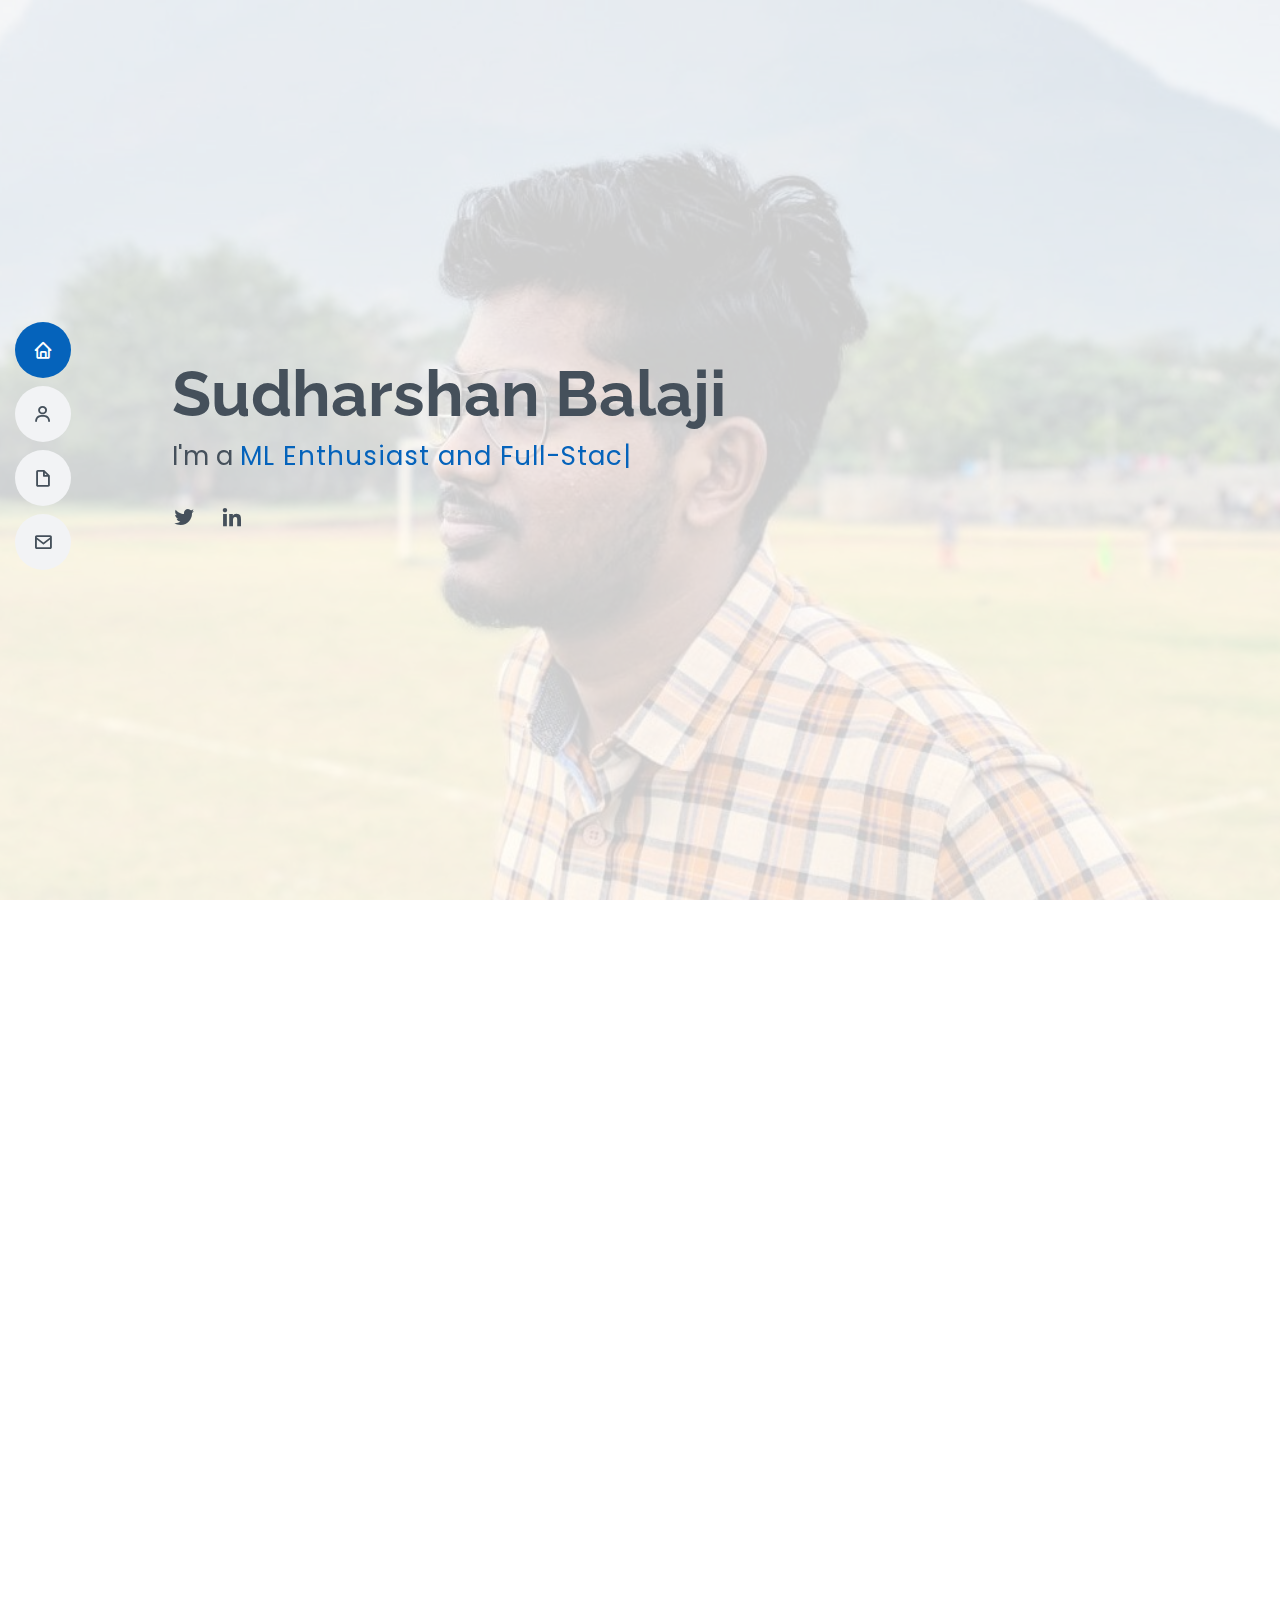
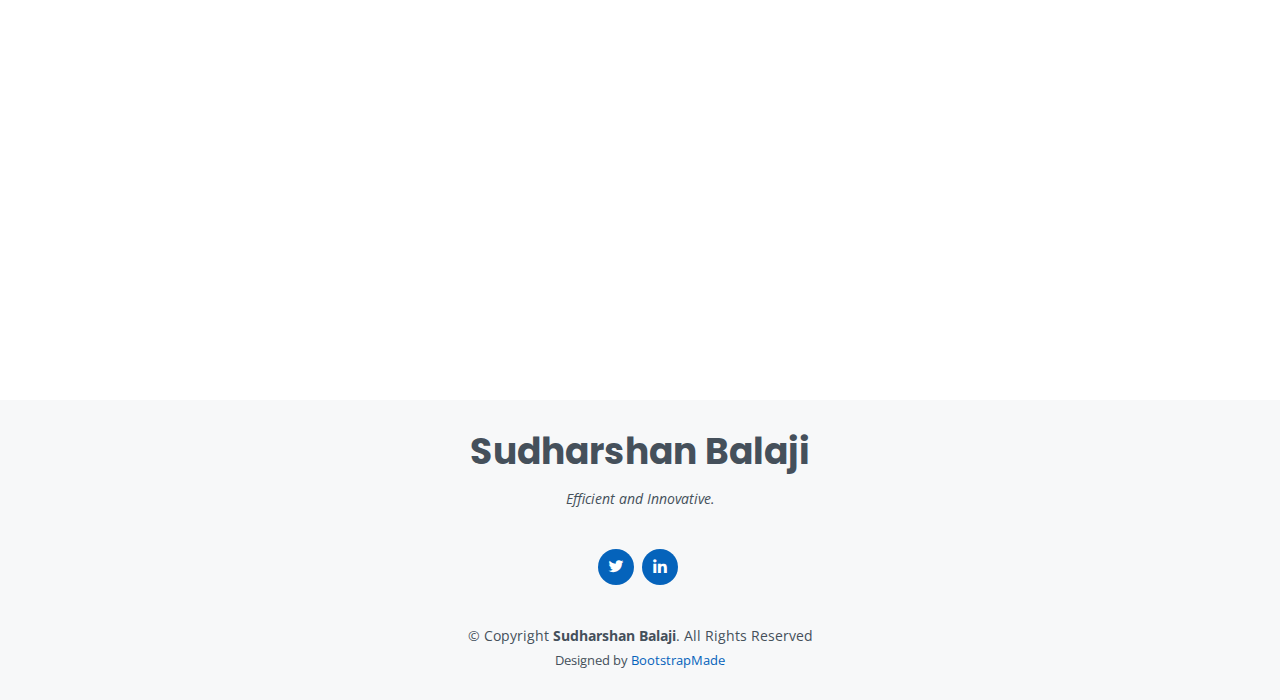
<file: index.html>
<!DOCTYPE html>
<html lang="en">

<head>
  <meta charset="utf-8">
  <meta content="width=device-width, initial-scale=1.0" name="viewport">

  <title>Sudharshan Balaji - Resume - Index</title>
  <meta content="" name="description">
  <meta content="" name="keywords">

  <!-- Favicons -->
  <link href="assets/img/favicon.png" rel="icon">
  <link href="assets/img/apple-touch-icon.png" rel="apple-touch-icon">

  <!-- Google Fonts -->
  <link href="https://fonts.googleapis.com/css?family=Open+Sans:300,300i,400,400i,600,600i,700,700i|Raleway:300,300i,400,400i,500,500i,600,600i,700,700i|Poppins:300,300i,400,400i,500,500i,600,600i,700,700i" rel="stylesheet">

  <!-- Vendor CSS Files -->
  <link href="assets/vendor/aos/aos.css" rel="stylesheet">
  <link href="assets/vendor/bootstrap/css/bootstrap.min.css" rel="stylesheet">
  <link href="assets/vendor/bootstrap-icons/bootstrap-icons.css" rel="stylesheet">
  <link href="assets/vendor/boxicons/css/boxicons.min.css" rel="stylesheet">
  <link href="assets/vendor/glightbox/css/glightbox.min.css" rel="stylesheet">
  <link href="assets/vendor/swiper/swiper-bundle.min.css" rel="stylesheet">

  <!-- Template Main CSS File -->
  <link href="assets/css/style.css" rel="stylesheet">

  <!-- =======================================================
  * Template Name: MyResume - v4.7.0
  * Template URL: https://bootstrapmade.com/free-html-bootstrap-template-my-resume/
  * Author: BootstrapMade.com
  * License: https://bootstrapmade.com/license/
  ======================================================== -->
</head>

<body>

  <!-- ======= Mobile nav toggle button ======= -->
  <!-- <button type="button" class="mobile-nav-toggle d-xl-none"><i class="bi bi-list mobile-nav-toggle"></i></button> -->
  <i class="bi bi-list mobile-nav-toggle d-xl-none"></i>
  <!-- ======= Header ======= -->
  <header id="header" class="d-flex flex-column justify-content-center">

    <nav id="navbar" class="navbar nav-menu">
      <ul>
        <li><a href="#hero" class="nav-link scrollto active"><i class="bx bx-home"></i> <span>Home</span></a></li>
        <li><a href="#about" class="nav-link scrollto"><i class="bx bx-user"></i> <span>About</span></a></li>
        <li><a href="#resume" class="nav-link scrollto"><i class="bx bx-file-blank"></i> <span>Resume</span></a></li>
        <!--<li><a href="#portfolio" class="nav-link scrollto"><i class="bx bx-book-content"></i> <span>Portfolio</span></a></li>-->
        <li><a href="#contact" class="nav-link scrollto"><i class="bx bx-envelope"></i> <span>Contact</span></a></li>
      </ul>
    </nav><!-- .nav-menu -->

  </header><!-- End Header -->

  <!-- ======= Hero Section ======= -->
  <section id="hero" class="d-flex flex-column justify-content-center">
    <div class="container" data-aos="zoom-in" data-aos-delay="100">
      <h1>Sudharshan Balaji</h1>
      <p>I'm a <span class="typed" data-typed-items="Designer, Developer, Freelancer, Photographer">ML Enthusiast and Full-Stack Developer</span></p>
      <div class="social-links">
        <a href="https://twitter.com/bsudharshan2001" class="twitter"><i class="bx bxl-twitter"></i></a>
        <a href="https://www.linkedin.com/in/sudharshanbalaji/" class="linkedin"><i class="bx bxl-linkedin"></i></a>
      </div>
    </div>
  </section><!-- End Hero -->

  <main id="main">

    <!-- ======= About Section ======= -->
    <section id="about" class="about">
      <div class="container" data-aos="fade-up">

        <div class="section-title">
          <h2>About</h2>
          <p>Hello, I'm Sudharshan Balaji, currently pursuing 3rd B.Tech Computer Science Enginnering at Amrita Vishwa Vidyapeetham, Coimbatore. I am a Highly motivated and tech-savvy individual actively seeking a challenging role at a progressive
            organization that offers immense growth opportunities and collect relevant experience implementing
            my advanced knowledge in Machine Learning, Data Analytics, App Development and related areas,
            and skills to contribute to the success of the organization.</p>
        </div>

        <div class="row">
          <div class="col-lg-4">
            <img src="assets/img/CV_Photo.jpg" class="img-fluid" alt="">
          </div>
          <div class="col-lg-8 pt-4 pt-lg-0 content">
            <h3>Full-Stack Developer &amp; Web Developer.</h3>
            <p class="fst-italic">
              Link to my resume: <a href="https://drive.google.com/file/d/1fZS7NzBA2vjUsYKOkG4-BcBYIh57RRHd/view?usp=sharing" target="_blank">Download here</a>
            </p>
            <div class="row">
              <div class="col-lg-6">
                <ul>
                  <li><i class="bi bi-chevron-right"></i> <strong>Birthday:</strong> <span>9 June 2001</span></li>
                  <li><i class="bi bi-chevron-right"></i> <strong>Website:</strong> <span><a href="www.sudharshanbalaji.me">www.sudharshanbalaji.me</a></span></li>
                  <li><i class="bi bi-chevron-right"></i> <strong>Phone:</strong> <span>+91 9677090679</span></li>
                  <li><i class="bi bi-chevron-right"></i> <strong>City:</strong> <span>Chennai, Tamilnadu</span></li>
                </ul>
              </div>
              <div class="col-lg-6">
                <ul>
                  <li><i class="bi bi-chevron-right"></i> <strong>Age:</strong> <span>20</span></li>
                  <li><i class="bi bi-chevron-right"></i> <strong>Degree:</strong> <span>B.Tech</span></li>
                  <li><i class="bi bi-chevron-right"></i> <strong>Email:</strong> <span>bsudharshan2001@gmail.com</span></li>
                  <li><i class="bi bi-chevron-right"></i> <strong>Freelance:</strong> <span>Available</span></li>
                </ul>
              </div>
            </div>
          </div>
        </div>

      </div>
    </section><!-- End About Section -->

    <!-- ======= Skills Section ======= -->
    <section id="skills" class="skills section-bg">
      <div class="container" data-aos="fade-up">

        <div class="section-title">
          <h2>Technical Skills</h2>
          <p>Ever since I laid my hands on a computer, It has been a love at first sight. This love of computers made me take its study as my career. Web is one of the most intriguing aspect of a computer, so I honed my skills in web development.</p>
        </div>

        <div class="row skills-content">

          <div class="col-lg-6">

            <div class="progress">
              <span class="skill">HTML <i class="val">100%</i></span>
              <div class="progress-bar-wrap">
                <div class="progress-bar" role="progressbar" aria-valuenow="100" aria-valuemin="0" aria-valuemax="100"></div>
              </div>
            </div>

            <div class="progress">
              <span class="skill">CSS <i class="val">90%</i></span>
              <div class="progress-bar-wrap">
                <div class="progress-bar" role="progressbar" aria-valuenow="90" aria-valuemin="0" aria-valuemax="100"></div>
              </div>
            </div>

            <div class="progress">
              <span class="skill">JavaScript <i class="val">75%</i></span>
              <div class="progress-bar-wrap">
                <div class="progress-bar" role="progressbar" aria-valuenow="75" aria-valuemin="0" aria-valuemax="100"></div>
              </div>
            </div>

          </div>

          <div class="col-lg-6">

            <div class="progress">
              <span class="skill">C++ <i class="val">80%</i></span>
              <div class="progress-bar-wrap">
                <div class="progress-bar" role="progressbar" aria-valuenow="80" aria-valuemin="0" aria-valuemax="100"></div>
              </div>
            </div>

            <div class="progress">
              <span class="skill">Python <i class="val">90%</i></span>
              <div class="progress-bar-wrap">
                <div class="progress-bar" role="progressbar" aria-valuenow="90" aria-valuemin="0" aria-valuemax="100"></div>
              </div>
            </div>

            <div class="progress">
              <span class="skill">MongoDB <i class="val">55%</i></span>
              <div class="progress-bar-wrap">
                <div class="progress-bar" role="progressbar" aria-valuenow="55" aria-valuemin="0" aria-valuemax="100"></div>
              </div>
            </div>

          </div>

        </div>

      </div>
    </section><!-- End Skills Section -->

    <!-- ======= Resume Section ======= -->
    <section id="resume" class="resume">
      <div class="container" data-aos="fade-up">

        <div class="section-title">
          <h2>Resume</h2>
          <p>A quick learner who is ready to face any kind of situations. My creativity is yet another positive trait that is demonstrated in my projects. I’m a calm and composed person who believes in action rather than words.</p>
        </div>

        <div class="row">
          <div class="col-lg-6">
            <h3 class="resume-title">Sumary</h3>
            <div class="resume-item pb-0">
              <h4>Sudharshan Balaji</h4>
              <p><em>Creative and innovative developer with sound knowledge in high in-demand skills accompanied with deeply rooted basics.</em></p>
              <ul>
                <li>51, Audiappa Naick Street, Sowcarpet, Chennai - 79</li>
                <li>(+91) 9677090679</li>
                <li>bsudharshan2001@gmail.com</li>
              </ul>
            </div>

            <h3 class="resume-title">Education</h3>
            <div class="resume-item">
              <h4>B.Tech in Computer Science Enginnering</h4>
              <h5>2019 - 2023</h5>
              <p><em>Amrita Vishwa Vidyapeetham, Coimbatore</em></p>
              <p><em>Current CGPA: 8.68</em></p>
              <p>Recipient of Amrita Vidhyanidhi Scholarship (90%), Took part in various Hackathons, active contributor to GitHub and FOSS.</p>
            </div>
            <div class="resume-item">
              <h4>Higher Secondary Education</h4>
              <h5>2007 - 2019</h5>
              <p><em>Maharishi Vidhya Mandir, Chetpet, Chennai</em></p>
              <p>Scored 9.8/10 in Class 10 CBSE Board Examinations and 456/500 (91%) in Class 12th CBSE Board Examinations</p>
            </div>
          </div>
          <div class="col-lg-6">
            <h3 class="resume-title">Projects</h3>
            <div class="resume-item">
              <h4>Interactive app for People with Speech and Hearing Disability</h4>
              <h5>2020</h5>
              <ul>
                <li>Designed and Developed an interactive flutter app for people withspeech and hearing disability
                  incorporating Indian Sign Language
                  </li>
              </ul>
            </div>
            <div class="resume-item">
              <h4>Full Fledged Community Management App</h4>
              <h5>2021</h5>
              <ul>
                <li>Lead a team to Design and
                  Develop a Community Management App
                  for HoneyWell Smart City Hackathon
                  2021.</li>
                <li>Placed among Top 25 Teams
                  among 800+ teams all over India.
                  </li>
              </ul>
            </div>
            <div class="resume-item">
              <h4>Speech Recognition Model</h4>
              <h5>2020</h5>
              <ul>
                <li>Designed and Developed a
                  Speech Recognition Model which involved
                  extensive use of Natural Language Processing
                  and Theory of Computation models.
                  </li>
              </ul>
            </div>
            <div class="resume-item">
              <h4>Prediction of Bone age using Patient Data</h4>
              <h5>2021</h5>
              <ul>
                <li>Implemented various Machine Learning Models and Image
                  processing to determine Bone age and Bone density using Patient data
                  (X-Ray Scans)
                  </li>
              </ul>
            </div>
          </div>
        </div>

      </div>
    </section><!-- End Resume Section -->

    <!-- ======= Portfolio Section ======= 
    <section id="portfolio" class="portfolio section-bg">
      <div class="container" data-aos="fade-up">

        <div class="section-title">
          <h2>Portfolio</h2>
          <p>The world of software development is massive, and here's what I have explored!.</p>
        </div>

        <div class="row">
          <div class="col-lg-12 d-flex justify-content-center" data-aos="fade-up" data-aos-delay="100">
            <ul id="portfolio-flters">
              <li data-filter="*" class="filter-active">All</li>
              <li data-filter=".filter-app">App</li>
              <li data-filter=".filter-card">Card</li>
              <li data-filter=".filter-web">Web</li>
            </ul>
          </div>
        </div>

        <div class="row portfolio-container" data-aos="fade-up" data-aos-delay="200">

          <div class="col-lg-4 col-md-6 portfolio-item filter-app">
            <div class="portfolio-wrap">
              <img src="assets/img/portfolio/portfolio-1.jpg" class="img-fluid" alt="">
              <div class="portfolio-info">
                <h4>App 1</h4>
                <p>App</p>
                <div class="portfolio-links">
                  <a href="assets/img/portfolio/portfolio-1.jpg" data-gallery="portfolioGallery" class="portfolio-lightbox" title="App 1"><i class="bx bx-plus"></i></a>
                  <a href="portfolio-details.html" class="portfolio-details-lightbox" data-glightbox="type: external" title="Portfolio Details"><i class="bx bx-link"></i></a>
                </div>
              </div>
            </div>
          </div>

          <div class="col-lg-4 col-md-6 portfolio-item filter-web">
            <div class="portfolio-wrap">
              <img src="assets/img/portfolio/portfolio-2.jpg" class="img-fluid" alt="">
              <div class="portfolio-info">
                <h4>Web 3</h4>
                <p>Web</p>
                <div class="portfolio-links">
                  <a href="assets/img/portfolio/portfolio-2.jpg" data-gallery="portfolioGallery" class="portfolio-lightbox" title="Web 3"><i class="bx bx-plus"></i></a>
                  <a href="portfolio-details.html" class="portfolio-details-lightbox" data-glightbox="type: external" title="Portfolio Details"><i class="bx bx-link"></i></a>
                </div>
              </div>
            </div>
          </div>

          <div class="col-lg-4 col-md-6 portfolio-item filter-app">
            <div class="portfolio-wrap">
              <img src="assets/img/portfolio/portfolio-3.jpg" class="img-fluid" alt="">
              <div class="portfolio-info">
                <h4>App 2</h4>
                <p>App</p>
                <div class="portfolio-links">
                  <a href="assets/img/portfolio/portfolio-3.jpg" data-gallery="portfolioGallery" class="portfolio-lightbox" title="App 2"><i class="bx bx-plus"></i></a>
                  <a href="portfolio-details.html" class="portfolio-details-lightbox" data-glightbox="type: external" title="Portfolio Details"><i class="bx bx-link"></i></a>
                </div>
              </div>
            </div>
          </div>

          <div class="col-lg-4 col-md-6 portfolio-item filter-card">
            <div class="portfolio-wrap">
              <img src="assets/img/portfolio/portfolio-4.jpg" class="img-fluid" alt="">
              <div class="portfolio-info">
                <h4>Card 2</h4>
                <p>Card</p>
                <div class="portfolio-links">
                  <a href="assets/img/portfolio/portfolio-4.jpg" data-gallery="portfolioGallery" class="portfolio-lightbox" title="Card 2"><i class="bx bx-plus"></i></a>
                  <a href="portfolio-details.html" class="portfolio-details-lightbox" data-glightbox="type: external" title="Portfolio Details"><i class="bx bx-link"></i></a>
                </div>
              </div>
            </div>
          </div>

          <div class="col-lg-4 col-md-6 portfolio-item filter-web">
            <div class="portfolio-wrap">
              <img src="assets/img/portfolio/portfolio-5.jpg" class="img-fluid" alt="">
              <div class="portfolio-info">
                <h4>Web 2</h4>
                <p>Web</p>
                <div class="portfolio-links">
                  <a href="assets/img/portfolio/portfolio-5.jpg" data-gallery="portfolioGallery" class="portfolio-lightbox" title="Web 2"><i class="bx bx-plus"></i></a>
                  <a href="portfolio-details.html" class="portfolio-details-lightbox" data-glightbox="type: external" title="Portfolio Details"><i class="bx bx-link"></i></a>
                </div>
              </div>
            </div>
          </div>

          <div class="col-lg-4 col-md-6 portfolio-item filter-app">
            <div class="portfolio-wrap">
              <img src="assets/img/portfolio/portfolio-6.jpg" class="img-fluid" alt="">
              <div class="portfolio-info">
                <h4>App 3</h4>
                <p>App</p>
                <div class="portfolio-links">
                  <a href="assets/img/portfolio/portfolio-6.jpg" data-gallery="portfolioGallery" class="portfolio-lightbox" title="App 3"><i class="bx bx-plus"></i></a>
                  <a href="portfolio-details.html" class="portfolio-details-lightbox" data-glightbox="type: external" title="Portfolio Details"><i class="bx bx-link"></i></a>
                </div>
              </div>
            </div>
          </div>

          <div class="col-lg-4 col-md-6 portfolio-item filter-card">
            <div class="portfolio-wrap">
              <img src="assets/img/portfolio/portfolio-7.jpg" class="img-fluid" alt="">
              <div class="portfolio-info">
                <h4>Card 1</h4>
                <p>Card</p>
                <div class="portfolio-links">
                  <a href="assets/img/portfolio/portfolio-7.jpg" data-gallery="portfolioGallery" class="portfolio-lightbox" title="Card 1"><i class="bx bx-plus"></i></a>
                  <a href="portfolio-details.html" class="portfolio-details-lightbox" data-glightbox="type: external" title="Portfolio Details"><i class="bx bx-link"></i></a>
                </div>
              </div>
            </div>
          </div>

          <div class="col-lg-4 col-md-6 portfolio-item filter-card">
            <div class="portfolio-wrap">
              <img src="assets/img/portfolio/portfolio-8.jpg" class="img-fluid" alt="">
              <div class="portfolio-info">
                <h4>Card 3</h4>
                <p>Card</p>
                <div class="portfolio-links">
                  <a href="assets/img/portfolio/portfolio-8.jpg" data-gallery="portfolioGallery" class="portfolio-lightbox" title="Card 3"><i class="bx bx-plus"></i></a>
                  <a href="portfolio-details.html" class="portfolio-details-lightbox" data-glightbox="type: external" title="Portfolio Details"><i class="bx bx-link"></i></a>
                </div>
              </div>
            </div>
          </div>

          <div class="col-lg-4 col-md-6 portfolio-item filter-web">
            <div class="portfolio-wrap">
              <img src="assets/img/portfolio/portfolio-9.jpg" class="img-fluid" alt="">
              <div class="portfolio-info">
                <h4>Web 3</h4>
                <p>Web</p>
                <div class="portfolio-links">
                  <a href="assets/img/portfolio/portfolio-9.jpg" data-gallery="portfolioGallery" class="portfolio-lightbox" title="Web 3"><i class="bx bx-plus"></i></a>
                  <a href="portfolio-details.html" class="portfolio-details-lightbox" data-glightbox="type: external" title="Portfolio Details"><i class="bx bx-link"></i></a>
                </div>
              </div>
            </div>
          </div>

        </div>

      </div>
    </section> End Portfolio Section -->


    <!-- ======= Contact Section ======= -->
    <section id="contact" class="contact">
      <div class="container" data-aos="fade-up">

        <div class="section-title">
          <h2>Contact</h2>
        </div>

        <div class="row mt-1">

          <div class="col-lg-4">
            <div class="info">
              <div class="address">
                <i class="bi bi-geo-alt"></i>
                <h4>Location:</h4>
                <p>51, Audiappa Naick Street, Sowcarpet, Chennai - 600079</p>
              </div>

              <div class="email">
                <i class="bi bi-envelope"></i>
                <h4>Email:</h4>
                <p>bsudharshan2001@gmail.com</p>
              </div>

              <div class="phone">
                <i class="bi bi-phone"></i>
                <h4>Call:</h4>
                <p>+91 9677090679</p>
              </div>

            </div>

          </div>

          <div class="col-lg-8 mt-5 mt-lg-0">

            <form action="forms/contact.php" method="post" role="form" class="php-email-form">
              <div class="row">
                <div class="col-md-6 form-group">
                  <input type="text" name="name" class="form-control" id="name" placeholder="Your Name" required>
                </div>
                <div class="col-md-6 form-group mt-3 mt-md-0">
                  <input type="email" class="form-control" name="email" id="email" placeholder="Your Email" required>
                </div>
              </div>
              <div class="form-group mt-3">
                <input type="text" class="form-control" name="subject" id="subject" placeholder="Subject" required>
              </div>
              <div class="form-group mt-3">
                <textarea class="form-control" name="message" rows="5" placeholder="Message" required></textarea>
              </div>
              <div class="my-3">
                <div class="loading">Loading</div>
                <div class="error-message"></div>
                <div class="sent-message">Your message has been sent. Thank you!</div>
              </div>
              <div class="text-center"><button type="submit">Send Message</button></div>
            </form>

          </div>

        </div>

      </div>
    </section><!-- End Contact Section -->

  </main><!-- End #main -->

  <!-- ======= Footer ======= -->
  <footer id="footer">
    <div class="container">
      <h3>Sudharshan Balaji</h3>
      <p>Efficient and Innovative.</p>
      <div class="social-links">
        <a href="https://twitter.com/bsudharshan2001" class="twitter"><i class="bx bxl-twitter"></i></a>
        <a href="https://www.linkedin.com/in/sudharshanbalaji/" class="linkedin"><i class="bx bxl-linkedin"></i></a>
      </div>
      <div class="copyright">
        &copy; Copyright <strong><span>Sudharshan Balaji</span></strong>. All Rights Reserved
      </div>
      <div class="credits">
        <!-- All the links in the footer should remain intact. -->
        <!-- You can delete the links only if you purchased the pro version. -->
        <!-- Licensing information: [license-url] -->
        <!-- Purchase the pro version with working PHP/AJAX contact form: https://bootstrapmade.com/free-html-bootstrap-template-my-resume/ -->
        Designed by <a href="https://bootstrapmade.com/">BootstrapMade</a>
      </div>
    </div>
  </footer><!-- End Footer -->

  <div id="preloader"></div>
  <a href="#" class="back-to-top d-flex align-items-center justify-content-center"><i class="bi bi-arrow-up-short"></i></a>

  <!-- Vendor JS Files -->
  <script src="assets/vendor/purecounter/purecounter.js"></script>
  <script src="assets/vendor/aos/aos.js"></script>
  <script src="assets/vendor/bootstrap/js/bootstrap.bundle.min.js"></script>
  <script src="assets/vendor/glightbox/js/glightbox.min.js"></script>
  <script src="assets/vendor/isotope-layout/isotope.pkgd.min.js"></script>
  <script src="assets/vendor/swiper/swiper-bundle.min.js"></script>
  <script src="assets/vendor/typed.js/typed.min.js"></script>
  <script src="assets/vendor/waypoints/noframework.waypoints.js"></script>
  <script src="assets/vendor/php-email-form/validate.js"></script>

  <!-- Template Main JS File -->
  <script src="assets/js/main.js"></script>

</body>

</html>
</file>
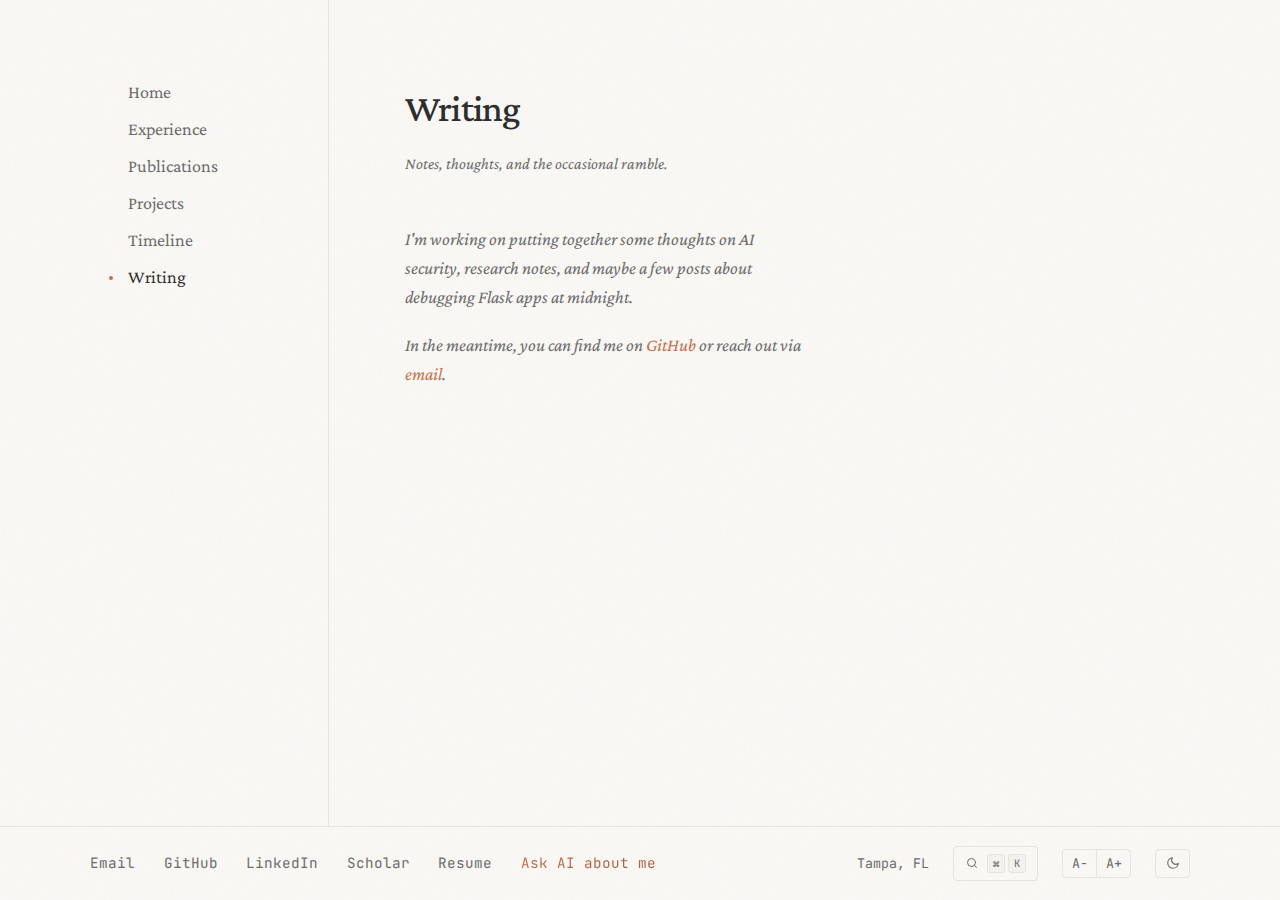
<file: blog.html>
<!DOCTYPE html>
<html lang="en">
<head>
    <meta charset="UTF-8">
    <meta name="viewport" content="width=device-width, initial-scale=1.0">
    <title>Writing | Sudharshan Balaji</title>
    <link rel="icon" href="favicon.ico" type="image/x-icon">
    <link rel="preconnect" href="https://fonts.googleapis.com">
    <link rel="preconnect" href="https://fonts.gstatic.com" crossorigin>
    <link href="https://fonts.googleapis.com/css2?family=Crimson+Pro:ital,wght@0,400;0,500;0,600;1,400;1,500&family=JetBrains+Mono:wght@400;500&display=swap" rel="stylesheet">
    <link rel="stylesheet" href="search.css">
    <link rel="stylesheet" href="textsize.css">
    <script>(function(){var s=localStorage.getItem('textScale');if(s!==null){document.documentElement.style.setProperty('--font-scale',[0.8,0.85,0.9,1,1.1,1.2,1.35][+s]||1);}})();</script>
    <style>
        :root {
            --bg: #faf8f5;
            --bg-alt: #f5f2ed;
            --text: #2c2c2c;
            --text-muted: #6b6b6b;
            --accent: #c4704b;
            --accent-hover: #a85a38;
            --border: #e8e4de;
            --selection: #c4704b22;
        }

        [data-theme="dark"] {
            --bg: #1a1a1a;
            --bg-alt: #242424;
            --text: #e8e4de;
            --text-muted: #9a9a9a;
            --accent: #e8956a;
            --accent-hover: #f0a77d;
            --border: #333333;
            --selection: #e8956a33;
        }

        html { color-scheme: light; }
        [data-theme="dark"] { color-scheme: dark; }

        ::selection {
            background: var(--selection);
        }

        * {
            margin: 0;
            padding: 0;
            box-sizing: border-box;
        }

        html {
            font-size: calc(19px * var(--font-scale, 1));
            scroll-behavior: smooth;
        }

        body {
            transition: background-color 0.3s ease, color 0.3s ease;
        }

        body.theme-transitioning,
        body.theme-transitioning * {
            transition: background-color 0.3s ease, color 0.3s ease, border-color 0.3s ease !important;
        }

        body {
            font-family: 'Crimson Pro', Georgia, serif;
            line-height: 1.7;
            color: var(--text);
            background-color: var(--bg);
            min-height: 100vh;
            position: relative;
        }

        body::before {
            content: '';
            position: fixed;
            top: 0;
            left: 0;
            width: 100%;
            height: 100%;
            pointer-events: none;
            opacity: 0.03;
            background-image: url("data:image/svg+xml,%3Csvg viewBox='0 0 256 256' xmlns='http://www.w3.org/2000/svg'%3E%3Cfilter id='noise'%3E%3CfeTurbulence type='fractalNoise' baseFrequency='0.9' numOctaves='4' stitchTiles='stitch'/%3E%3C/filter%3E%3Crect width='100%25' height='100%25' filter='url(%23noise)'/%3E%3C/svg%3E");
            z-index: 1000;
        }

        .layout {
            display: grid;
            grid-template-columns: 200px 1fr;
            min-height: 100vh;
            max-width: 1100px;
            margin: 0 auto;
            padding: 0 2rem;
        }

        .sidebar {
            padding: 4rem 0;
            position: sticky;
            top: 0;
            height: 100vh;
            display: flex;
            flex-direction: column;
        }

        .nav-links {
            list-style: none;
            margin-bottom: auto;
        }

        .nav-links li {
            margin-bottom: 0.25rem;
        }

        .nav-links a {
            color: var(--text-muted);
            text-decoration: none;
            font-size: 0.95rem;
            transition: color 0.2s ease;
            display: inline-block;
            position: relative;
        }

        .nav-links a::before {
            content: '';
            position: absolute;
            left: -1rem;
            top: 50%;
            transform: translateY(-50%);
            width: 4px;
            height: 4px;
            background: var(--accent);
            border-radius: 50%;
            opacity: 0;
            transition: opacity 0.2s ease;
        }

        .nav-links a:hover,
        .nav-links a.active {
            color: var(--text);
        }

        .nav-links a.active::before {
            opacity: 1;
        }

        .main {
            padding: 4rem 0 6rem 4rem;
            border-left: 1px solid var(--border);
        }

        .page-title {
            font-size: 2rem;
            font-weight: 500;
            letter-spacing: -0.02em;
            margin-bottom: 0.5rem;
        }

        .page-note {
            font-size: 0.85rem;
            color: var(--text-muted);
            font-style: italic;
            margin-bottom: 2.5rem;
        }

        a.link {
            color: var(--accent);
            text-decoration: none;
            border-bottom: 1px solid transparent;
            transition: border-color 0.2s ease;
        }

        a.link:hover {
            border-bottom-color: var(--accent);
        }

        /* Post items */
        .post-item {
            margin-bottom: 2rem;
            max-width: 560px;
            display: grid;
            grid-template-columns: 90px 1fr;
            gap: 1.5rem;
            align-items: start;
        }

        .post-date {
            font-family: 'JetBrains Mono', monospace;
            font-size: 0.7rem;
            color: var(--text-muted);
            padding-top: 0.25rem;
        }

        .post-content {
            border-bottom: 1px solid var(--border);
            padding-bottom: 2rem;
        }

        .post-item:last-of-type .post-content {
            border-bottom: none;
        }

        .post-title {
            font-size: 1.1rem;
            font-weight: 500;
            margin-bottom: 0.35rem;
            line-height: 1.4;
        }

        .post-title a {
            color: var(--text);
            text-decoration: none;
            transition: color 0.2s ease;
        }

        .post-title a:hover {
            color: var(--accent);
        }

        .post-excerpt {
            font-size: 0.9rem;
            color: var(--text-muted);
            margin-bottom: 0.5rem;
        }

        .post-tags {
            display: flex;
            flex-wrap: wrap;
            gap: 0.5rem;
        }

        .post-tag {
            font-family: 'JetBrains Mono', monospace;
            font-size: 0.6rem;
            color: var(--text-muted);
            padding: 0.15rem 0.4rem;
            background: var(--bg-alt);
            border-radius: 3px;
        }

        /* Empty state / Coming soon */
        .coming-soon {
            color: var(--text-muted);
            font-style: italic;
            font-size: 0.95rem;
            max-width: 400px;
            line-height: 1.6;
        }

        .coming-soon p {
            margin-bottom: 1rem;
        }

        /* Footer */
        .footer-nav {
            position: fixed;
            bottom: 0;
            left: 0;
            right: 0;
            background: var(--bg);
            border-top: 1px solid var(--border);
            --footer-pad-y: clamp(0.6rem, calc(1rem / var(--font-scale)), 1rem);
            --footer-pad-x: clamp(1rem, calc(2rem / var(--font-scale)), 2rem);
            --footer-gap: clamp(0.75rem, calc(1.5rem / var(--font-scale)), 1.5rem);
            --footer-links-gap: clamp(0.5rem, calc(1.5rem / var(--font-scale)), 1.5rem);
            --footer-right-gap: clamp(0.5rem, calc(1.25rem / var(--font-scale)), 1.25rem);
            padding: var(--footer-pad-y) var(--footer-pad-x);
            z-index: 100;
        }

        .footer-inner {
            max-width: 1100px;
            margin: 0 auto;
            display: flex;
            justify-content: space-between;
            align-items: center;
            gap: var(--footer-gap);
            flex-wrap: nowrap;
        }

        .footer-links {
            display: flex;
            gap: var(--footer-links-gap);
            flex-wrap: nowrap;
        }

        .footer-links a {
            font-family: 'JetBrains Mono', monospace;
            font-size: 0.75rem;
            color: var(--text-muted);
            text-decoration: none;
            transition: color 0.2s ease;
            white-space: nowrap;
        }

        .footer-links a:hover {
            color: var(--accent);
        }

        .footer-note {
            font-family: 'JetBrains Mono', monospace;
            font-size: 0.7rem;
            color: var(--text-muted);
            white-space: nowrap;
        }

        .footer-right {
            display: flex;
            align-items: center;
            gap: var(--footer-right-gap);
            flex-wrap: nowrap;
        }

        .theme-toggle {
            background: none;
            border: 1px solid var(--border);
            border-radius: 4px;
            padding: 0.35rem 0.5rem;
            cursor: pointer;
            display: flex;
            align-items: center;
            gap: 0.4rem;
            font-family: 'JetBrains Mono', monospace;
            font-size: 0.7rem;
            color: var(--text-muted);
            transition: all 0.2s ease;
        }

        .theme-toggle:hover {
            border-color: var(--accent);
            color: var(--accent);
        }

        .theme-toggle svg { width: 14px; height: 14px; }
        .theme-toggle .sun-icon { display: none; }
        .theme-toggle .moon-icon { display: block; }
        [data-theme="dark"] .theme-toggle .sun-icon { display: block; }
        [data-theme="dark"] .theme-toggle .moon-icon { display: none; }

        .commit-hash {
            font-family: 'JetBrains Mono', monospace;
            font-size: 0.6rem;
            color: var(--text-muted);
            opacity: 0.6;
        }

        .ask-ai {
            position: relative;
            background: linear-gradient(135deg, var(--accent) 0%, var(--accent-hover) 100%);
            -webkit-background-clip: text;
            -webkit-text-fill-color: transparent;
            background-clip: text;
            white-space: nowrap;
        }

        .ask-ai:hover { opacity: 0.8; }

        @media (max-width: 768px) {
            html {
                font-size: calc(17px * var(--font-scale, 1));
            }

            .layout {
                display: block;
                padding: 0 1.5rem;
            }

            .sidebar {
                position: relative;
                height: auto;
                padding: 2rem 0 1rem;
                border-bottom: 1px solid var(--border);
            }

            .nav-links {
                display: flex;
                flex-wrap: wrap;
                justify-content: center;
                gap: 0.4rem 1rem;
            }

            .nav-links li {
                margin-bottom: 0;
            }

            .nav-links a {
                font-size: 0.85rem;
                padding: 0.25rem 0;
            }

            .nav-links a::before {
                display: none;
            }

            .nav-links a.active {
                border-bottom: 1px solid var(--accent);
            }

            .main {
                padding: 2rem 0 6rem;
                border-left: none;
            }

            .post-item {
                grid-template-columns: 1fr;
                gap: 0.25rem;
            }

            .footer-inner {
                flex-direction: column;
                gap: 0.75rem;
            }

            .footer-links {
                flex-wrap: wrap;
                justify-content: center;
                gap: 0.75rem 1rem;
            }

            .footer-links a {
                white-space: nowrap;
            }

            .footer-right {
                gap: 0.75rem;
            }
        }
    </style>
</head>
<body>
    <div class="layout">
        <nav class="sidebar">
            <ul class="nav-links">
                <li><a href="index.html">Home</a></li>
                <li><a href="experience.html">Experience</a></li>
                <li><a href="publications.html">Publications</a></li>
                <li><a href="projects.html">Projects</a></li>
                <li><a href="timeline.html">Timeline</a></li>
                <li><a href="blog.html" class="active">Writing</a></li>
            </ul>
        </nav>

        <main class="main">
            <h1 class="page-title">Writing</h1>
            <p class="page-note">Notes, thoughts, and the occasional ramble.</p>

            <div class="coming-soon">
                <p>
                    I'm working on putting together some thoughts on AI security,
                    research notes, and maybe a few posts about debugging Flask apps
                    at midnight.
                </p>
                <p>
                    In the meantime, you can find me on
                    <a href="https://github.com/bsudharshan2001" class="link">GitHub</a>
                    or reach out via <a href="mailto:sudharshanbalaji@usf.edu" class="link">email</a>.
                </p>
            </div>

            <!--
            Example post structure for future use:

            <article class="post-item">
                <div class="post-date">Jun 2025</div>
                <div class="post-content">
                    <h2 class="post-title"><a href="#">Post Title Here</a></h2>
                    <p class="post-excerpt">
                        Brief description of what this post is about...
                    </p>
                    <div class="post-tags">
                        <span class="post-tag">Research</span>
                        <span class="post-tag">AI</span>
                    </div>
                </div>
            </article>
            -->
        </main>
    </div>

    <footer class="footer-nav">
        <div class="footer-inner">
            <div class="footer-links">
                <a href="mailto:sudharshanbalaji@usf.edu">Email</a>
                <a href="https://github.com/bsudharshan2001" target="_blank">GitHub</a>
                <a href="https://linkedin.com/in/sudharshanbalaji" target="_blank">LinkedIn</a>
                <a href="https://scholar.google.com/citations?user=z-TM7EYAAAAJ&hl=en" target="_blank">Scholar</a>
                <a href="Sudharshan Balaji - Resume.pdf" target="_blank">Resume</a>
                <a href="https://chatgpt.com/?q=Who+is+Sudharshan+Balaji+from+USF%3F&hints=search" target="_blank" class="ask-ai">Ask AI about me</a>
            </div>
            <div class="footer-right">
                <span class="footer-note">Tampa, FL</span>
                <span class="commit-hash">v.616988b</span>
                <button class="theme-toggle" id="theme-toggle" aria-label="Toggle dark mode">
                    <svg class="moon-icon" xmlns="http://www.w3.org/2000/svg" viewBox="0 0 24 24" fill="none" stroke="currentColor" stroke-width="2" stroke-linecap="round" stroke-linejoin="round"><path d="M21 12.79A9 9 0 1 1 11.21 3 7 7 0 0 0 21 12.79z"></path></svg>
                    <svg class="sun-icon" xmlns="http://www.w3.org/2000/svg" viewBox="0 0 24 24" fill="none" stroke="currentColor" stroke-width="2" stroke-linecap="round" stroke-linejoin="round"><circle cx="12" cy="12" r="5"></circle><line x1="12" y1="1" x2="12" y2="3"></line><line x1="12" y1="21" x2="12" y2="23"></line><line x1="4.22" y1="4.22" x2="5.64" y2="5.64"></line><line x1="18.36" y1="18.36" x2="19.78" y2="19.78"></line><line x1="1" y1="12" x2="3" y2="12"></line><line x1="21" y1="12" x2="23" y2="12"></line><line x1="4.22" y1="19.78" x2="5.64" y2="18.36"></line><line x1="18.36" y1="5.64" x2="19.78" y2="4.22"></line></svg>
                </button>
            </div>
        </div>
    </footer>
    <script>
        (function() {
            const toggle = document.getElementById('theme-toggle');
            const html = document.documentElement;
            const savedTheme = localStorage.getItem('theme');
            const systemPrefersDark = window.matchMedia('(prefers-color-scheme: dark)').matches;
            if (savedTheme) { html.setAttribute('data-theme', savedTheme); }
            else if (systemPrefersDark) { html.setAttribute('data-theme', 'dark'); }
            toggle.addEventListener('click', () => {
                document.body.classList.add('theme-transitioning');
                const currentTheme = html.getAttribute('data-theme');
                const newTheme = currentTheme === 'dark' ? 'light' : 'dark';
                if (newTheme === 'dark') { html.setAttribute('data-theme', 'dark'); }
                else { html.removeAttribute('data-theme'); }
                localStorage.setItem('theme', newTheme);
                setTimeout(() => { document.body.classList.remove('theme-transitioning'); }, 300);
            });

            fetch('https://api.github.com/repos/bsudharshan2001/bsudharshan2001.github.io/commits/main')
                .then(res => res.json())
                .then(data => { document.querySelector('.commit-hash').textContent = 'v.' + data.sha.substring(0, 7); })
                .catch(() => { document.querySelector('.commit-hash').style.display = 'none'; });
        })();
    </script>
    <script src="search.js"></script>
    <script src="textsize.js"></script>
</body>
</html>
</file>
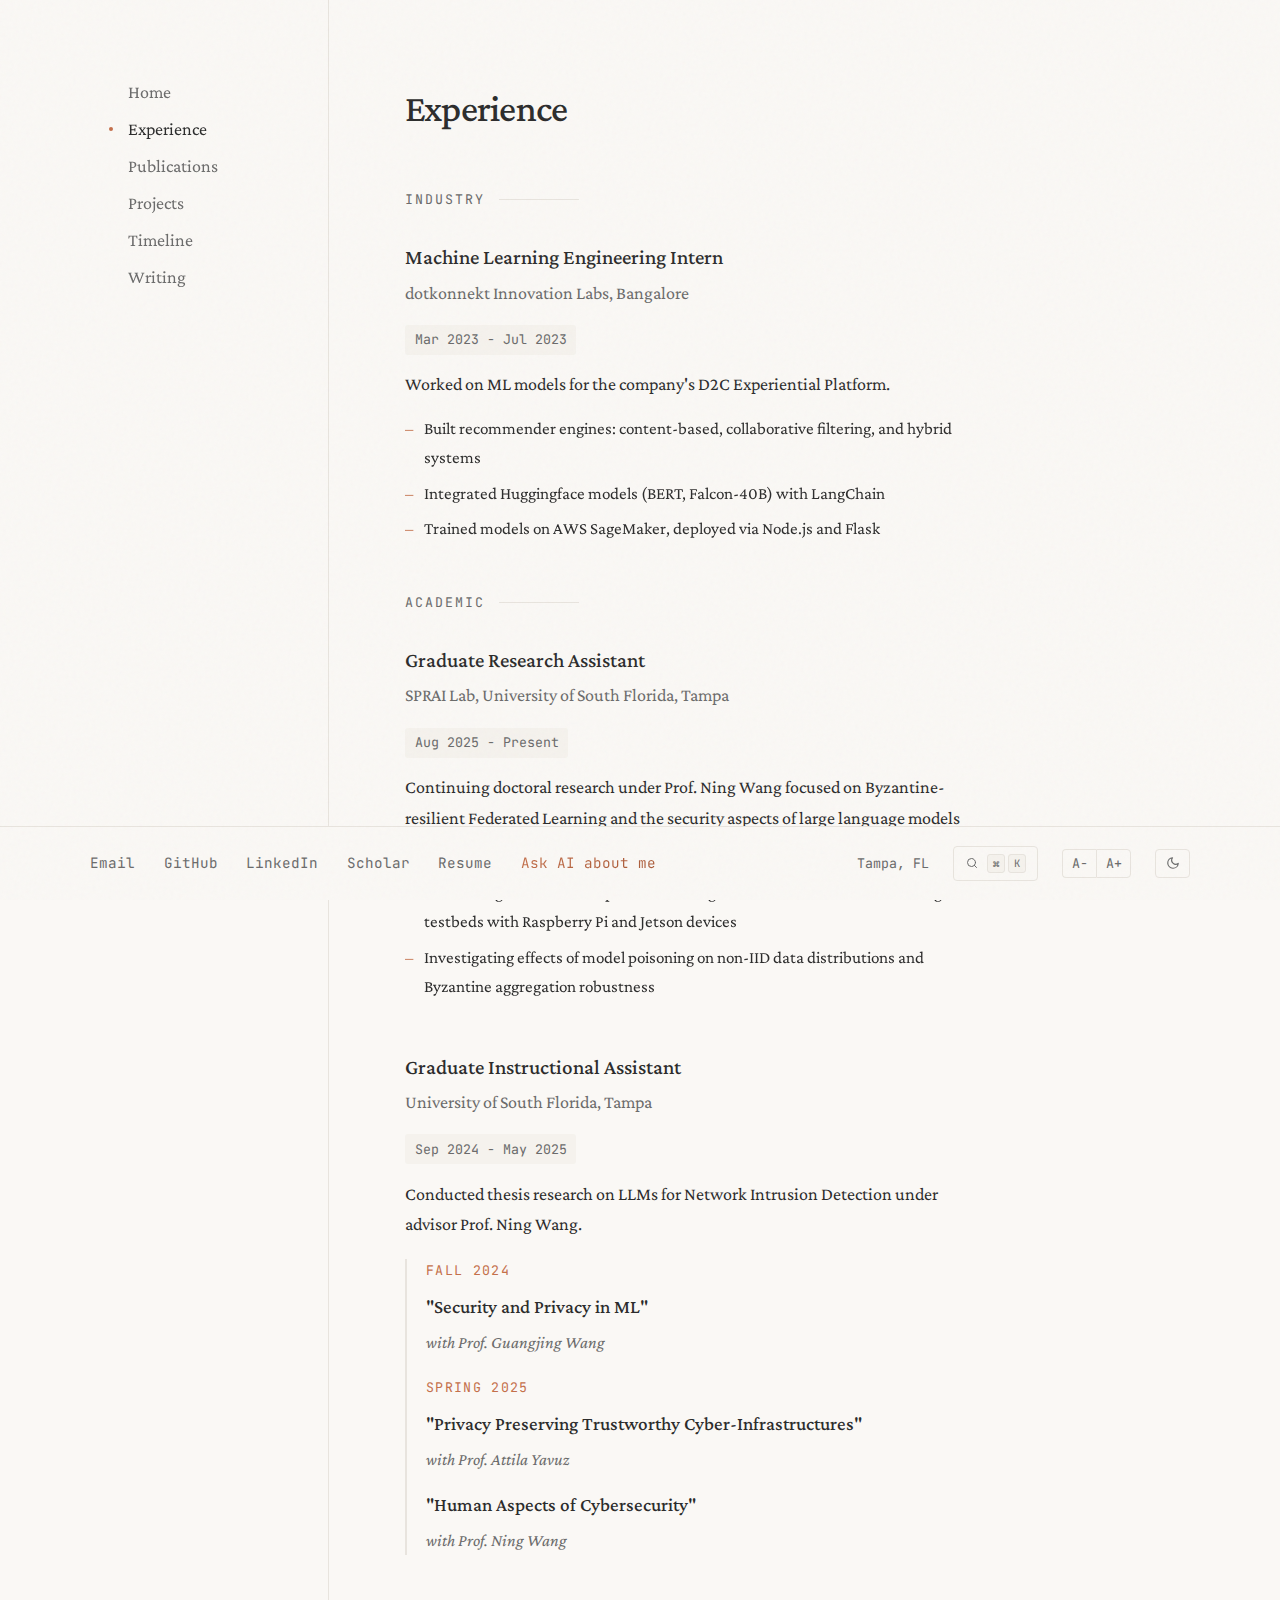
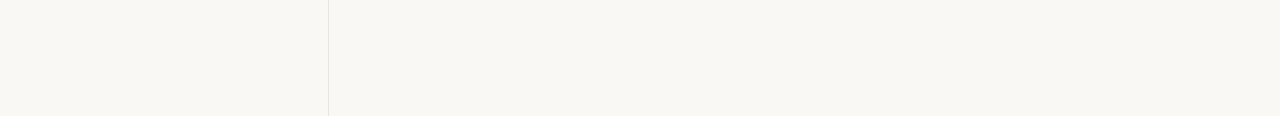
<file: experience.html>
<!DOCTYPE html>
<html lang="en">
<head>
    <meta charset="UTF-8">
    <meta name="viewport" content="width=device-width, initial-scale=1.0">
    <title>Experience | Sudharshan Balaji</title>
    <link rel="icon" href="favicon.ico" type="image/x-icon">
    <link rel="preconnect" href="https://fonts.googleapis.com">
    <link rel="preconnect" href="https://fonts.gstatic.com" crossorigin>
    <link href="https://fonts.googleapis.com/css2?family=Crimson+Pro:ital,wght@0,400;0,500;0,600;1,400;1,500&family=JetBrains+Mono:wght@400;500&display=swap" rel="stylesheet">
    <link rel="stylesheet" href="search.css">
    <link rel="stylesheet" href="textsize.css">
    <script>(function(){var s=localStorage.getItem('textScale');if(s!==null){document.documentElement.style.setProperty('--font-scale',[0.8,0.85,0.9,1,1.1,1.2,1.35][+s]||1);}})();</script>
    <style>
        :root {
            --bg: #faf8f5;
            --bg-alt: #f5f2ed;
            --text: #2c2c2c;
            --text-muted: #6b6b6b;
            --accent: #c4704b;
            --accent-hover: #a85a38;
            --border: #e8e4de;
            --selection: #c4704b22;
        }

        [data-theme="dark"] {
            --bg: #1a1a1a;
            --bg-alt: #242424;
            --text: #e8e4de;
            --text-muted: #9a9a9a;
            --accent: #e8956a;
            --accent-hover: #f0a77d;
            --border: #333333;
            --selection: #e8956a33;
        }

        html { color-scheme: light; }
        [data-theme="dark"] { color-scheme: dark; }

        ::selection {
            background: var(--selection);
        }

        * {
            margin: 0;
            padding: 0;
            box-sizing: border-box;
        }

        html {
            font-size: calc(19px * var(--font-scale, 1));
            scroll-behavior: smooth;
        }

        body {
            transition: background-color 0.3s ease, color 0.3s ease;
        }

        body.theme-transitioning,
        body.theme-transitioning * {
            transition: background-color 0.3s ease, color 0.3s ease, border-color 0.3s ease !important;
        }

        body {
            font-family: 'Crimson Pro', Georgia, serif;
            line-height: 1.7;
            color: var(--text);
            background-color: var(--bg);
            min-height: 100vh;
            position: relative;
        }

        body::before {
            content: '';
            position: fixed;
            top: 0;
            left: 0;
            width: 100%;
            height: 100%;
            pointer-events: none;
            opacity: 0.03;
            background-image: url("data:image/svg+xml,%3Csvg viewBox='0 0 256 256' xmlns='http://www.w3.org/2000/svg'%3E%3Cfilter id='noise'%3E%3CfeTurbulence type='fractalNoise' baseFrequency='0.9' numOctaves='4' stitchTiles='stitch'/%3E%3C/filter%3E%3Crect width='100%25' height='100%25' filter='url(%23noise)'/%3E%3C/svg%3E");
            z-index: 1000;
        }

        .layout {
            display: grid;
            grid-template-columns: 200px 1fr;
            min-height: 100vh;
            max-width: 1100px;
            margin: 0 auto;
            padding: 0 2rem;
        }

        .sidebar {
            padding: 4rem 0;
            position: sticky;
            top: 0;
            height: 100vh;
            display: flex;
            flex-direction: column;
        }

        .nav-links {
            list-style: none;
            margin-bottom: auto;
        }

        .nav-links li {
            margin-bottom: 0.25rem;
        }

        .nav-links a {
            color: var(--text-muted);
            text-decoration: none;
            font-size: 0.95rem;
            transition: color 0.2s ease;
            display: inline-block;
            position: relative;
        }

        .nav-links a::before {
            content: '';
            position: absolute;
            left: -1rem;
            top: 50%;
            transform: translateY(-50%);
            width: 4px;
            height: 4px;
            background: var(--accent);
            border-radius: 50%;
            opacity: 0;
            transition: opacity 0.2s ease;
        }

        .nav-links a:hover,
        .nav-links a.active {
            color: var(--text);
        }

        .nav-links a.active::before {
            opacity: 1;
        }

        .main {
            padding: 4rem 0 6rem 4rem;
            border-left: 1px solid var(--border);
        }

        .page-title {
            font-size: 2rem;
            font-weight: 500;
            letter-spacing: -0.02em;
            margin-bottom: 2.5rem;
        }

        a.link {
            color: var(--accent);
            text-decoration: none;
            border-bottom: 1px solid transparent;
            transition: border-color 0.2s ease;
        }

        a.link:hover {
            border-bottom-color: var(--accent);
        }

        .section-marker {
            font-family: 'JetBrains Mono', monospace;
            font-size: 0.7rem;
            text-transform: uppercase;
            letter-spacing: 0.15em;
            color: var(--text-muted);
            margin-bottom: 1.5rem;
            margin-top: 2.5rem;
            display: flex;
            align-items: center;
            gap: 0.75rem;
        }

        .section-marker:first-of-type {
            margin-top: 0;
        }

        .section-marker::after {
            content: '';
            flex: 1;
            height: 1px;
            background: var(--border);
            max-width: 80px;
        }

        /* Experience items */
        .exp-item {
            margin-bottom: 2.5rem;
            max-width: 560px;
        }

        .exp-header {
            margin-bottom: 0.75rem;
        }

        .exp-role {
            font-size: 1.1rem;
            font-weight: 500;
            margin-bottom: 0.15rem;
        }

        .exp-org {
            color: var(--text-muted);
            font-size: 0.95rem;
        }

        .exp-period {
            font-family: 'JetBrains Mono', monospace;
            font-size: 0.7rem;
            color: var(--text-muted);
            margin-bottom: 0.75rem;
            display: inline-block;
            padding: 0.2rem 0.5rem;
            background: var(--bg-alt);
            border-radius: 3px;
        }

        .exp-description {
            font-size: 0.95rem;
            margin-bottom: 0.75rem;
        }

        .exp-list {
            list-style: none;
            font-size: 0.9rem;
        }

        .exp-list li {
            position: relative;
            padding-left: 1rem;
            margin-bottom: 0.35rem;
            color: var(--text);
        }

        .exp-list li::before {
            content: '\2013';
            position: absolute;
            left: 0;
            color: var(--accent);
        }

        /* Teaching blocks */
        .teaching-block {
            margin-top: 1rem;
            padding-left: 1rem;
            border-left: 2px solid var(--border);
        }

        .semester {
            font-family: 'JetBrains Mono', monospace;
            font-size: 0.7rem;
            text-transform: uppercase;
            letter-spacing: 0.1em;
            color: var(--accent);
            margin-bottom: 0.5rem;
            margin-top: 1rem;
        }

        .semester:first-child {
            margin-top: 0;
        }

        .course-name {
            font-weight: 500;
            margin-bottom: 0.25rem;
        }

        .course-prof {
            font-size: 0.9rem;
            color: var(--text-muted);
            font-style: italic;
        }

        /* Footer */
        .footer-nav {
            position: fixed;
            bottom: 0;
            left: 0;
            right: 0;
            background: var(--bg);
            border-top: 1px solid var(--border);
            --footer-pad-y: clamp(0.6rem, calc(1rem / var(--font-scale)), 1rem);
            --footer-pad-x: clamp(1rem, calc(2rem / var(--font-scale)), 2rem);
            --footer-gap: clamp(0.75rem, calc(1.5rem / var(--font-scale)), 1.5rem);
            --footer-links-gap: clamp(0.5rem, calc(1.5rem / var(--font-scale)), 1.5rem);
            --footer-right-gap: clamp(0.5rem, calc(1.25rem / var(--font-scale)), 1.25rem);
            padding: var(--footer-pad-y) var(--footer-pad-x);
            z-index: 100;
        }

        .footer-inner {
            max-width: 1100px;
            margin: 0 auto;
            display: flex;
            justify-content: space-between;
            align-items: center;
            gap: var(--footer-gap);
            flex-wrap: nowrap;
        }

        .footer-links {
            display: flex;
            gap: var(--footer-links-gap);
            flex-wrap: nowrap;
        }

        .footer-links a {
            font-family: 'JetBrains Mono', monospace;
            font-size: 0.75rem;
            color: var(--text-muted);
            text-decoration: none;
            transition: color 0.2s ease;
            white-space: nowrap;
        }

        .footer-links a:hover {
            color: var(--accent);
        }

        .footer-note {
            font-family: 'JetBrains Mono', monospace;
            font-size: 0.7rem;
            color: var(--text-muted);
            white-space: nowrap;
        }

        .footer-right {
            display: flex;
            align-items: center;
            gap: var(--footer-right-gap);
            flex-wrap: nowrap;
        }

        .theme-toggle {
            background: none;
            border: 1px solid var(--border);
            border-radius: 4px;
            padding: 0.35rem 0.5rem;
            cursor: pointer;
            display: flex;
            align-items: center;
            gap: 0.4rem;
            font-family: 'JetBrains Mono', monospace;
            font-size: 0.7rem;
            color: var(--text-muted);
            transition: all 0.2s ease;
        }

        .theme-toggle:hover {
            border-color: var(--accent);
            color: var(--accent);
        }

        .theme-toggle svg { width: 14px; height: 14px; }
        .theme-toggle .sun-icon { display: none; }
        .theme-toggle .moon-icon { display: block; }
        [data-theme="dark"] .theme-toggle .sun-icon { display: block; }
        [data-theme="dark"] .theme-toggle .moon-icon { display: none; }

        .commit-hash {
            font-family: 'JetBrains Mono', monospace;
            font-size: 0.6rem;
            color: var(--text-muted);
            opacity: 0.6;
        }

        .ask-ai {
            position: relative;
            background: linear-gradient(135deg, var(--accent) 0%, var(--accent-hover) 100%);
            -webkit-background-clip: text;
            -webkit-text-fill-color: transparent;
            background-clip: text;
            white-space: nowrap;
        }

        .ask-ai:hover { opacity: 0.8; }

        @media (max-width: 768px) {
            html {
                font-size: calc(17px * var(--font-scale, 1));
            }

            .layout {
                display: block;
                padding: 0 1.5rem;
            }

            .sidebar {
                position: relative;
                height: auto;
                padding: 2rem 0 1rem;
                border-bottom: 1px solid var(--border);
            }

            .nav-links {
                display: flex;
                flex-wrap: wrap;
                justify-content: center;
                gap: 0.4rem 1rem;
            }

            .nav-links li {
                margin-bottom: 0;
            }

            .nav-links a {
                font-size: 0.85rem;
                padding: 0.25rem 0;
            }

            .nav-links a::before {
                display: none;
            }

            .nav-links a.active {
                border-bottom: 1px solid var(--accent);
            }

            .main {
                padding: 2rem 0 6rem;
                border-left: none;
            }

            .footer-inner {
                flex-direction: column;
                gap: 0.75rem;
            }

            .footer-links {
                flex-wrap: wrap;
                justify-content: center;
                gap: 0.75rem 1rem;
            }

            .footer-links a {
                white-space: nowrap;
            }

            .footer-right {
                gap: 0.75rem;
            }
        }
    </style>
</head>
<body>
    <div class="layout">
        <nav class="sidebar">
            <ul class="nav-links">
                <li><a href="index.html">Home</a></li>
                <li><a href="experience.html" class="active">Experience</a></li>
                <li><a href="publications.html">Publications</a></li>
                <li><a href="projects.html">Projects</a></li>
                <li><a href="timeline.html">Timeline</a></li>
                <li><a href="blog.html">Writing</a></li>
            </ul>
        </nav>

        <main class="main">
            <h1 class="page-title">Experience</h1>

            <div class="section-marker">Industry</div>

            <div class="exp-item">
                <div class="exp-header">
                    <div class="exp-role">Machine Learning Engineering Intern</div>
                    <div class="exp-org">dotkonnekt Innovation Labs, Bangalore</div>
                </div>
                <div class="exp-period">Mar 2023 - Jul 2023</div>
                <p class="exp-description">
                    Worked on ML models for the company's D2C Experiential Platform.
                </p>
                <ul class="exp-list">
                    <li>Built recommender engines: content-based, collaborative filtering, and hybrid systems</li>
                    <li>Integrated Huggingface models (BERT, Falcon-40B) with LangChain</li>
                    <li>Trained models on AWS SageMaker, deployed via Node.js and Flask</li>
                </ul>
            </div>

            <div class="section-marker">Academic</div>

            <div class="exp-item">
                <div class="exp-header">
                    <div class="exp-role">Graduate Research Assistant</div>
                    <div class="exp-org">SPRAI Lab, University of South Florida, Tampa</div>
                </div>
                <div class="exp-period">Aug 2025 - Present</div>
                <p class="exp-description">
                    Continuing doctoral research under Prof. Ning Wang focused on Byzantine-resilient
                    Federated Learning and the security aspects of large language models (LLMs).
                </p>
                <ul class="exp-list">
                    <li>Conducting multi-wave experiments using Flower-based federated learning testbeds with Raspberry Pi and Jetson devices</li>
                    <li>Investigating effects of model poisoning on non-IID data distributions and Byzantine aggregation robustness</li>
                </ul>
            </div>

            <div class="exp-item">
                <div class="exp-header">
                    <div class="exp-role">Graduate Instructional Assistant</div>
                    <div class="exp-org">University of South Florida, Tampa</div>
                </div>
                <div class="exp-period">Sep 2024 - May 2025</div>
                <p class="exp-description">
                    Conducted thesis research on LLMs for Network Intrusion Detection
                    under advisor Prof. Ning Wang.
                </p>

                <div class="teaching-block">
                    <div class="semester">Fall 2024</div>
                    <div class="course-name">"Security and Privacy in ML"</div>
                    <div class="course-prof">with Prof. Guangjing Wang</div>

                    <div class="semester">Spring 2025</div>
                    <div class="course-name">"Privacy Preserving Trustworthy Cyber-Infrastructures"</div>
                    <div class="course-prof">with Prof. Attila Yavuz</div>

                    <div class="course-name" style="margin-top: 0.75rem;">"Human Aspects of Cybersecurity"</div>
                    <div class="course-prof">with Prof. Ning Wang</div>
                </div>
            </div>
        </main>
    </div>

    <footer class="footer-nav">
        <div class="footer-inner">
            <div class="footer-links">
                <a href="mailto:sudharshanbalaji@usf.edu">Email</a>
                <a href="https://github.com/bsudharshan2001" target="_blank">GitHub</a>
                <a href="https://linkedin.com/in/sudharshanbalaji" target="_blank">LinkedIn</a>
                <a href="https://scholar.google.com/citations?user=z-TM7EYAAAAJ&hl=en" target="_blank">Scholar</a>
                <a href="Sudharshan Balaji - Resume.pdf" target="_blank">Resume</a>
                <a href="https://chatgpt.com/?q=Who+is+Sudharshan+Balaji+from+USF%3F&hints=search" target="_blank" class="ask-ai">Ask AI about me</a>
            </div>
            <div class="footer-right">
                <span class="footer-note">Tampa, FL</span>
                <span class="commit-hash">v.616988b</span>
                <button class="theme-toggle" id="theme-toggle" aria-label="Toggle dark mode">
                    <svg class="moon-icon" xmlns="http://www.w3.org/2000/svg" viewBox="0 0 24 24" fill="none" stroke="currentColor" stroke-width="2" stroke-linecap="round" stroke-linejoin="round"><path d="M21 12.79A9 9 0 1 1 11.21 3 7 7 0 0 0 21 12.79z"></path></svg>
                    <svg class="sun-icon" xmlns="http://www.w3.org/2000/svg" viewBox="0 0 24 24" fill="none" stroke="currentColor" stroke-width="2" stroke-linecap="round" stroke-linejoin="round"><circle cx="12" cy="12" r="5"></circle><line x1="12" y1="1" x2="12" y2="3"></line><line x1="12" y1="21" x2="12" y2="23"></line><line x1="4.22" y1="4.22" x2="5.64" y2="5.64"></line><line x1="18.36" y1="18.36" x2="19.78" y2="19.78"></line><line x1="1" y1="12" x2="3" y2="12"></line><line x1="21" y1="12" x2="23" y2="12"></line><line x1="4.22" y1="19.78" x2="5.64" y2="18.36"></line><line x1="18.36" y1="5.64" x2="19.78" y2="4.22"></line></svg>
                </button>
            </div>
        </div>
    </footer>
    <script>
        (function() {
            const toggle = document.getElementById('theme-toggle');
            const html = document.documentElement;
            const savedTheme = localStorage.getItem('theme');
            const systemPrefersDark = window.matchMedia('(prefers-color-scheme: dark)').matches;
            if (savedTheme) { html.setAttribute('data-theme', savedTheme); }
            else if (systemPrefersDark) { html.setAttribute('data-theme', 'dark'); }
            toggle.addEventListener('click', () => {
                document.body.classList.add('theme-transitioning');
                const currentTheme = html.getAttribute('data-theme');
                const newTheme = currentTheme === 'dark' ? 'light' : 'dark';
                if (newTheme === 'dark') { html.setAttribute('data-theme', 'dark'); }
                else { html.removeAttribute('data-theme'); }
                localStorage.setItem('theme', newTheme);
                setTimeout(() => { document.body.classList.remove('theme-transitioning'); }, 300);
            });

            fetch('https://api.github.com/repos/bsudharshan2001/bsudharshan2001.github.io/commits/main')
                .then(res => res.json())
                .then(data => { document.querySelector('.commit-hash').textContent = 'v.' + data.sha.substring(0, 7); })
                .catch(() => { document.querySelector('.commit-hash').style.display = 'none'; });
        })();
    </script>
    <script src="search.js"></script>
    <script src="textsize.js"></script>
</body>
</html>
</file>
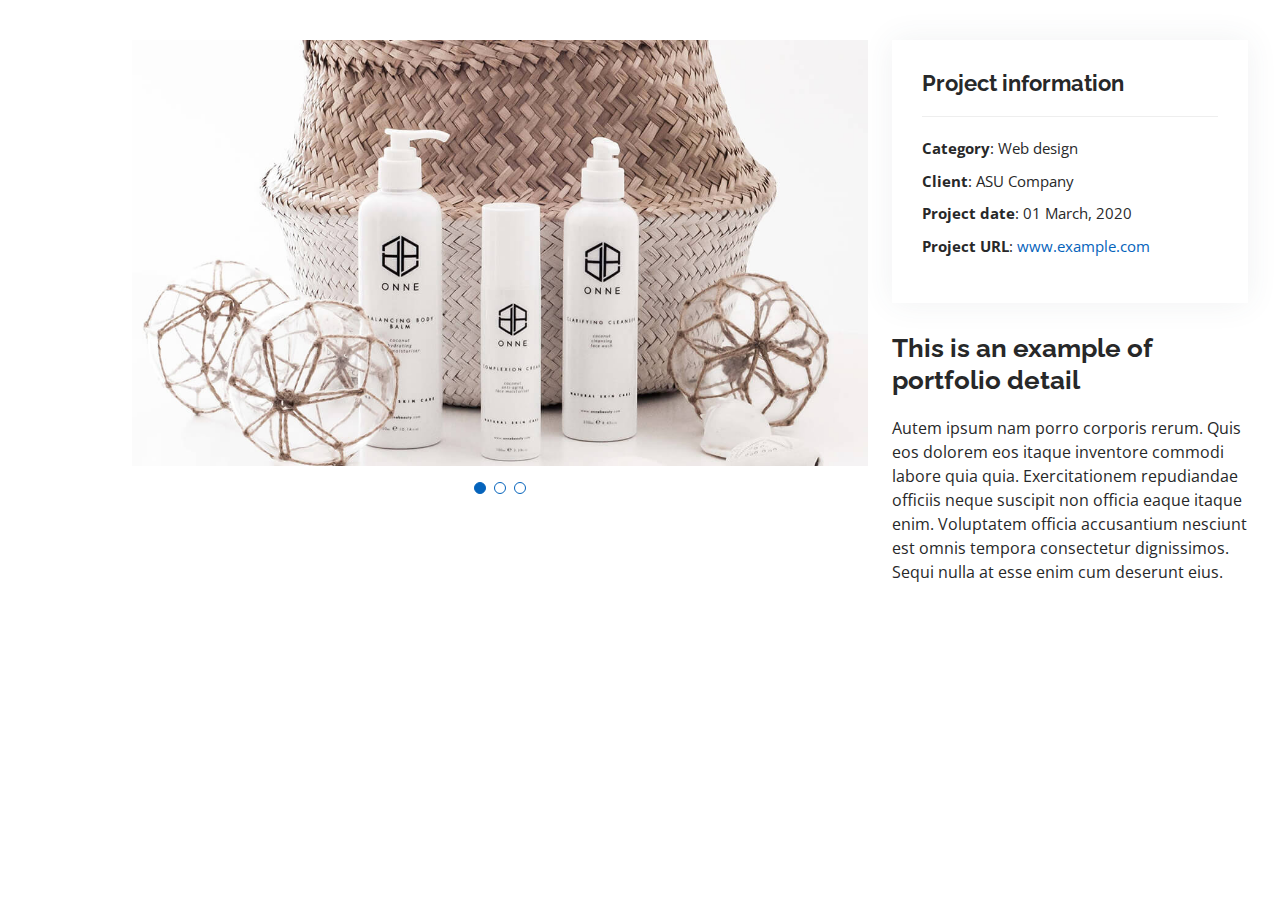
<file: portfolio-details.html>
<!DOCTYPE html>
<html lang="en">

<head>
  <meta charset="utf-8">
  <meta content="width=device-width, initial-scale=1.0" name="viewport">

  <title>Portfolio Details - Personal Bootstrap Template</title>
  <meta content="" name="description">
  <meta content="" name="keywords">

  <!-- Favicons -->
  <link href="assets/img/favicon.png" rel="icon">
  <link href="assets/img/apple-touch-icon.png" rel="apple-touch-icon">

  <!-- Google Fonts -->
  <link href="https://fonts.googleapis.com/css?family=Open+Sans:300,300i,400,400i,600,600i,700,700i|Raleway:300,300i,400,400i,500,500i,600,600i,700,700i|Poppins:300,300i,400,400i,500,500i,600,600i,700,700i" rel="stylesheet">

  <!-- Vendor CSS Files -->
  <link href="assets/vendor/aos/aos.css" rel="stylesheet">
  <link href="assets/vendor/bootstrap/css/bootstrap.min.css" rel="stylesheet">
  <link href="assets/vendor/bootstrap-icons/bootstrap-icons.css" rel="stylesheet">
  <link href="assets/vendor/boxicons/css/boxicons.min.css" rel="stylesheet">
  <link href="assets/vendor/glightbox/css/glightbox.min.css" rel="stylesheet">
  <link href="assets/vendor/swiper/swiper-bundle.min.css" rel="stylesheet">

  <!-- Template Main CSS File -->
  <link href="assets/css/style.css" rel="stylesheet">

  <!-- =======================================================
  * Template Name: MyResume - v4.7.0
  * Template URL: https://bootstrapmade.com/free-html-bootstrap-template-my-resume/
  * Author: BootstrapMade.com
  * License: https://bootstrapmade.com/license/
  ======================================================== -->
</head>

<body>

  <main id="main">

    <!-- ======= Portfolio Details Section ======= -->
    <section id="portfolio-details" class="portfolio-details">
      <div class="container">

        <div class="row gy-4">

          <div class="col-lg-8">
            <div class="portfolio-details-slider swiper">
              <div class="swiper-wrapper align-items-center">

                <div class="swiper-slide">
                  <img src="assets/img/portfolio/portfolio-details-1.jpg" alt="">
                </div>

                <div class="swiper-slide">
                  <img src="assets/img/portfolio/portfolio-details-2.jpg" alt="">
                </div>

                <div class="swiper-slide">
                  <img src="assets/img/portfolio/portfolio-details-3.jpg" alt="">
                </div>

              </div>
              <div class="swiper-pagination"></div>
            </div>
          </div>

          <div class="col-lg-4">
            <div class="portfolio-info">
              <h3>Project information</h3>
              <ul>
                <li><strong>Category</strong>: Web design</li>
                <li><strong>Client</strong>: ASU Company</li>
                <li><strong>Project date</strong>: 01 March, 2020</li>
                <li><strong>Project URL</strong>: <a href="#">www.example.com</a></li>
              </ul>
            </div>
            <div class="portfolio-description">
              <h2>This is an example of portfolio detail</h2>
              <p>
                Autem ipsum nam porro corporis rerum. Quis eos dolorem eos itaque inventore commodi labore quia quia. Exercitationem repudiandae officiis neque suscipit non officia eaque itaque enim. Voluptatem officia accusantium nesciunt est omnis tempora consectetur dignissimos. Sequi nulla at esse enim cum deserunt eius.
              </p>
            </div>
          </div>

        </div>

      </div>
    </section><!-- End Portfolio Details Section -->

  </main><!-- End #main -->

  <div id="preloader"></div>
  <a href="#" class="back-to-top d-flex align-items-center justify-content-center"><i class="bi bi-arrow-up-short"></i></a>

  <!-- Vendor JS Files -->
  <script src="assets/vendor/purecounter/purecounter.js"></script>
  <script src="assets/vendor/aos/aos.js"></script>
  <script src="assets/vendor/bootstrap/js/bootstrap.bundle.min.js"></script>
  <script src="assets/vendor/glightbox/js/glightbox.min.js"></script>
  <script src="assets/vendor/isotope-layout/isotope.pkgd.min.js"></script>
  <script src="assets/vendor/swiper/swiper-bundle.min.js"></script>
  <script src="assets/vendor/typed.js/typed.min.js"></script>
  <script src="assets/vendor/waypoints/noframework.waypoints.js"></script>
  <script src="assets/vendor/php-email-form/validate.js"></script>

  <!-- Template Main JS File -->
  <script src="assets/js/main.js"></script>

</body>

</html>
</file>
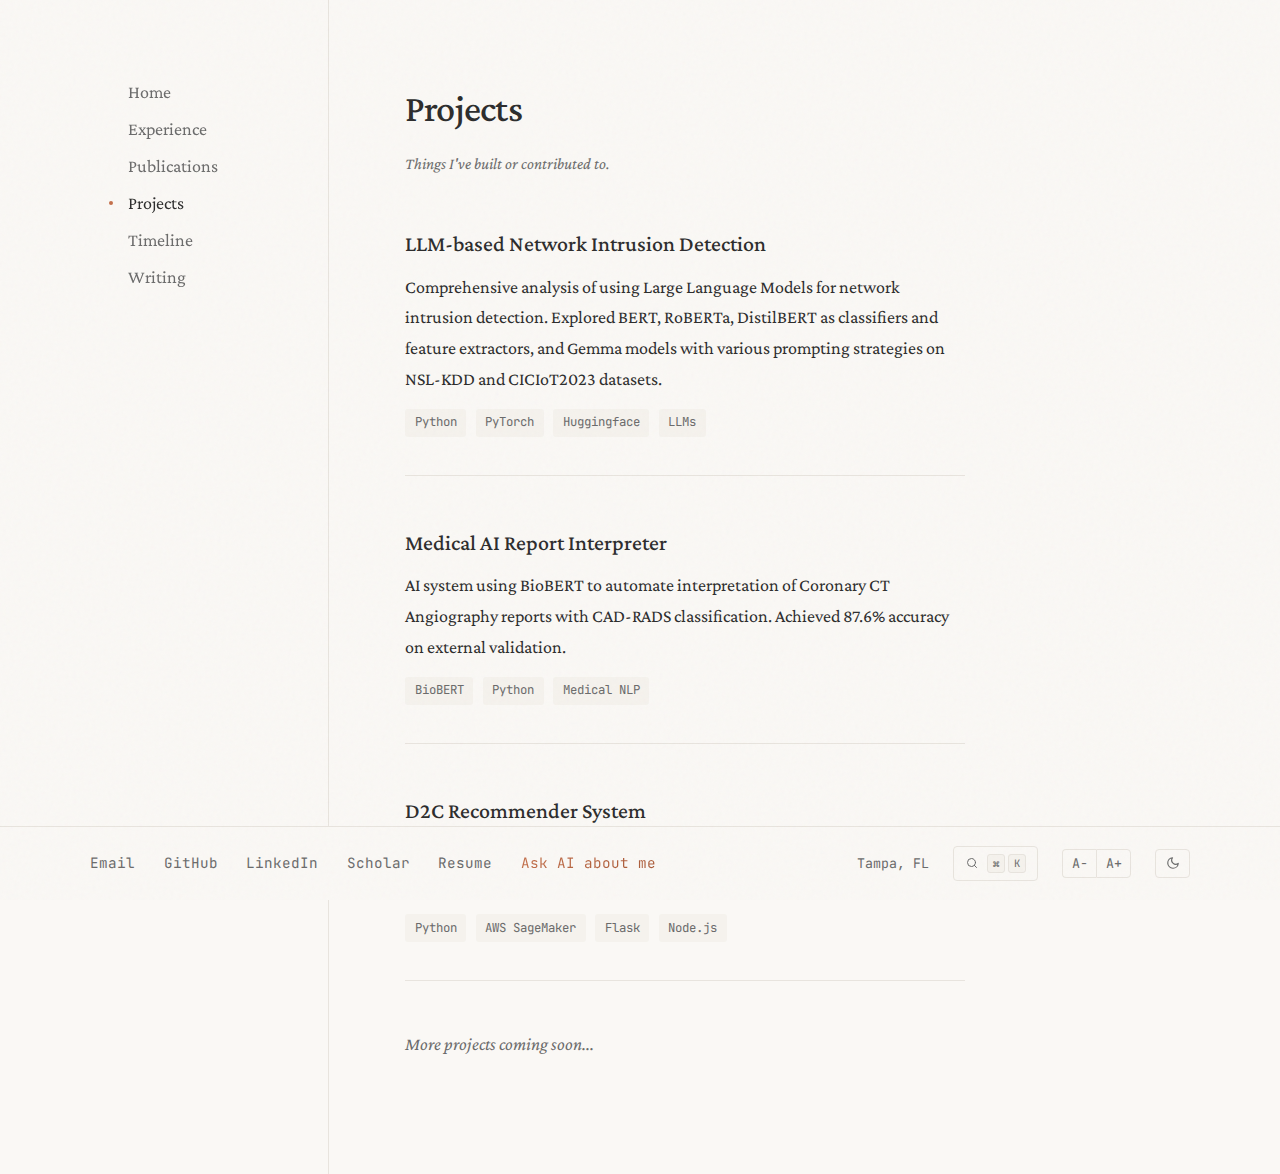
<file: projects.html>
<!DOCTYPE html>
<html lang="en">
<head>
    <meta charset="UTF-8">
    <meta name="viewport" content="width=device-width, initial-scale=1.0">
    <title>Projects | Sudharshan Balaji</title>
    <link rel="icon" href="favicon.ico" type="image/x-icon">
    <link rel="preconnect" href="https://fonts.googleapis.com">
    <link rel="preconnect" href="https://fonts.gstatic.com" crossorigin>
    <link href="https://fonts.googleapis.com/css2?family=Crimson+Pro:ital,wght@0,400;0,500;0,600;1,400;1,500&family=JetBrains+Mono:wght@400;500&display=swap" rel="stylesheet">
    <link rel="stylesheet" href="search.css">
    <link rel="stylesheet" href="textsize.css">
    <script>(function(){var s=localStorage.getItem('textScale');if(s!==null){document.documentElement.style.setProperty('--font-scale',[0.8,0.85,0.9,1,1.1,1.2,1.35][+s]||1);}})();</script>
    <style>
        :root {
            --bg: #faf8f5;
            --bg-alt: #f5f2ed;
            --text: #2c2c2c;
            --text-muted: #6b6b6b;
            --accent: #c4704b;
            --accent-hover: #a85a38;
            --border: #e8e4de;
            --selection: #c4704b22;
        }

        [data-theme="dark"] {
            --bg: #1a1a1a;
            --bg-alt: #242424;
            --text: #e8e4de;
            --text-muted: #9a9a9a;
            --accent: #e8956a;
            --accent-hover: #f0a77d;
            --border: #333333;
            --selection: #e8956a33;
        }

        html { color-scheme: light; }
        [data-theme="dark"] { color-scheme: dark; }

        ::selection {
            background: var(--selection);
        }

        * {
            margin: 0;
            padding: 0;
            box-sizing: border-box;
        }

        html {
            font-size: calc(19px * var(--font-scale, 1));
            scroll-behavior: smooth;
        }

        body {
            transition: background-color 0.3s ease, color 0.3s ease;
        }

        body.theme-transitioning,
        body.theme-transitioning * {
            transition: background-color 0.3s ease, color 0.3s ease, border-color 0.3s ease !important;
        }

        body {
            font-family: 'Crimson Pro', Georgia, serif;
            line-height: 1.7;
            color: var(--text);
            background-color: var(--bg);
            min-height: 100vh;
            position: relative;
        }

        body::before {
            content: '';
            position: fixed;
            top: 0;
            left: 0;
            width: 100%;
            height: 100%;
            pointer-events: none;
            opacity: 0.03;
            background-image: url("data:image/svg+xml,%3Csvg viewBox='0 0 256 256' xmlns='http://www.w3.org/2000/svg'%3E%3Cfilter id='noise'%3E%3CfeTurbulence type='fractalNoise' baseFrequency='0.9' numOctaves='4' stitchTiles='stitch'/%3E%3C/filter%3E%3Crect width='100%25' height='100%25' filter='url(%23noise)'/%3E%3C/svg%3E");
            z-index: 1000;
        }

        .layout {
            display: grid;
            grid-template-columns: 200px 1fr;
            min-height: 100vh;
            max-width: 1100px;
            margin: 0 auto;
            padding: 0 2rem;
        }

        .sidebar {
            padding: 4rem 0;
            position: sticky;
            top: 0;
            height: 100vh;
            display: flex;
            flex-direction: column;
        }

        .nav-links {
            list-style: none;
            margin-bottom: auto;
        }

        .nav-links li {
            margin-bottom: 0.25rem;
        }

        .nav-links a {
            color: var(--text-muted);
            text-decoration: none;
            font-size: 0.95rem;
            transition: color 0.2s ease;
            display: inline-block;
            position: relative;
        }

        .nav-links a::before {
            content: '';
            position: absolute;
            left: -1rem;
            top: 50%;
            transform: translateY(-50%);
            width: 4px;
            height: 4px;
            background: var(--accent);
            border-radius: 50%;
            opacity: 0;
            transition: opacity 0.2s ease;
        }

        .nav-links a:hover,
        .nav-links a.active {
            color: var(--text);
        }

        .nav-links a.active::before {
            opacity: 1;
        }

        .main {
            padding: 4rem 0 6rem 4rem;
            border-left: 1px solid var(--border);
        }

        .page-title {
            font-size: 2rem;
            font-weight: 500;
            letter-spacing: -0.02em;
            margin-bottom: 0.5rem;
        }

        .page-note {
            font-size: 0.85rem;
            color: var(--text-muted);
            font-style: italic;
            margin-bottom: 2.5rem;
        }

        a.link {
            color: var(--accent);
            text-decoration: none;
            border-bottom: 1px solid transparent;
            transition: border-color 0.2s ease;
        }

        a.link:hover {
            border-bottom-color: var(--accent);
        }

        /* Project items */
        .project-item {
            margin-bottom: 2.5rem;
            max-width: 560px;
            padding-bottom: 2rem;
            border-bottom: 1px solid var(--border);
        }

        .project-item:last-child {
            border-bottom: none;
        }

        .project-title {
            font-size: 1.15rem;
            font-weight: 500;
            margin-bottom: 0.5rem;
            display: flex;
            align-items: center;
            gap: 0.75rem;
        }

        .project-title a {
            color: var(--text);
            text-decoration: none;
            transition: color 0.2s ease;
        }

        .project-title a:hover {
            color: var(--accent);
        }

        .project-arrow {
            font-size: 0.9rem;
            opacity: 0;
            transition: opacity 0.2s ease, transform 0.2s ease;
        }

        .project-item:hover .project-arrow {
            opacity: 1;
            transform: translateX(3px);
        }

        .project-description {
            font-size: 0.95rem;
            color: var(--text);
            margin-bottom: 0.75rem;
        }

        .project-tech {
            display: flex;
            flex-wrap: wrap;
            gap: 0.5rem;
        }

        .tech-tag {
            font-family: 'JetBrains Mono', monospace;
            font-size: 0.65rem;
            color: var(--text-muted);
            padding: 0.2rem 0.5rem;
            background: var(--bg-alt);
            border-radius: 3px;
        }

        /* Empty state */
        .coming-soon {
            color: var(--text-muted);
            font-style: italic;
            font-size: 0.95rem;
        }

        /* Footer */
        .footer-nav {
            position: fixed;
            bottom: 0;
            left: 0;
            right: 0;
            background: var(--bg);
            border-top: 1px solid var(--border);
            --footer-pad-y: clamp(0.6rem, calc(1rem / var(--font-scale)), 1rem);
            --footer-pad-x: clamp(1rem, calc(2rem / var(--font-scale)), 2rem);
            --footer-gap: clamp(0.75rem, calc(1.5rem / var(--font-scale)), 1.5rem);
            --footer-links-gap: clamp(0.5rem, calc(1.5rem / var(--font-scale)), 1.5rem);
            --footer-right-gap: clamp(0.5rem, calc(1.25rem / var(--font-scale)), 1.25rem);
            padding: var(--footer-pad-y) var(--footer-pad-x);
            z-index: 100;
        }

        .footer-inner {
            max-width: 1100px;
            margin: 0 auto;
            display: flex;
            justify-content: space-between;
            align-items: center;
            gap: var(--footer-gap);
            flex-wrap: nowrap;
        }

        .footer-links {
            display: flex;
            gap: var(--footer-links-gap);
            flex-wrap: nowrap;
        }

        .footer-links a {
            font-family: 'JetBrains Mono', monospace;
            font-size: 0.75rem;
            color: var(--text-muted);
            text-decoration: none;
            transition: color 0.2s ease;
            white-space: nowrap;
        }

        .footer-links a:hover {
            color: var(--accent);
        }

        .footer-note {
            font-family: 'JetBrains Mono', monospace;
            font-size: 0.7rem;
            color: var(--text-muted);
            white-space: nowrap;
        }

        .footer-right {
            display: flex;
            align-items: center;
            gap: var(--footer-right-gap);
            flex-wrap: nowrap;
        }

        .theme-toggle {
            background: none;
            border: 1px solid var(--border);
            border-radius: 4px;
            padding: 0.35rem 0.5rem;
            cursor: pointer;
            display: flex;
            align-items: center;
            gap: 0.4rem;
            font-family: 'JetBrains Mono', monospace;
            font-size: 0.7rem;
            color: var(--text-muted);
            transition: all 0.2s ease;
        }

        .theme-toggle:hover {
            border-color: var(--accent);
            color: var(--accent);
        }

        .theme-toggle svg { width: 14px; height: 14px; }
        .theme-toggle .sun-icon { display: none; }
        .theme-toggle .moon-icon { display: block; }
        [data-theme="dark"] .theme-toggle .sun-icon { display: block; }
        [data-theme="dark"] .theme-toggle .moon-icon { display: none; }

        .commit-hash {
            font-family: 'JetBrains Mono', monospace;
            font-size: 0.6rem;
            color: var(--text-muted);
            opacity: 0.6;
        }

        .ask-ai {
            position: relative;
            background: linear-gradient(135deg, var(--accent) 0%, var(--accent-hover) 100%);
            -webkit-background-clip: text;
            -webkit-text-fill-color: transparent;
            background-clip: text;
            white-space: nowrap;
        }

        .ask-ai:hover { opacity: 0.8; }

        @media (max-width: 768px) {
            html {
                font-size: calc(17px * var(--font-scale, 1));
            }

            .layout {
                display: block;
                padding: 0 1.5rem;
            }

            .sidebar {
                position: relative;
                height: auto;
                padding: 2rem 0 1rem;
                border-bottom: 1px solid var(--border);
            }

            .nav-links {
                display: flex;
                flex-wrap: wrap;
                justify-content: center;
                gap: 0.4rem 1rem;
            }

            .nav-links li {
                margin-bottom: 0;
            }

            .nav-links a {
                font-size: 0.85rem;
                padding: 0.25rem 0;
            }

            .nav-links a::before {
                display: none;
            }

            .nav-links a.active {
                border-bottom: 1px solid var(--accent);
            }

            .main {
                padding: 2rem 0 6rem;
                border-left: none;
            }

            .footer-inner {
                flex-direction: column;
                gap: 0.75rem;
            }

            .footer-links {
                flex-wrap: wrap;
                justify-content: center;
                gap: 0.75rem 1rem;
            }

            .footer-links a {
                white-space: nowrap;
            }

            .footer-right {
                gap: 0.75rem;
            }

            .project-arrow {
                opacity: 1;
            }
        }
    </style>
</head>
<body>
    <div class="layout">
        <nav class="sidebar">
            <ul class="nav-links">
                <li><a href="index.html">Home</a></li>
                <li><a href="experience.html">Experience</a></li>
                <li><a href="publications.html">Publications</a></li>
                <li><a href="projects.html" class="active">Projects</a></li>
                <li><a href="timeline.html">Timeline</a></li>
                <li><a href="blog.html">Writing</a></li>
            </ul>
        </nav>

        <main class="main">
            <h1 class="page-title">Projects</h1>
            <p class="page-note">Things I've built or contributed to.</p>

            <article class="project-item">
                <h2 class="project-title">
                    <a href="https://github.com/bsudharshan2001" target="_blank">LLM-based Network Intrusion Detection</a>
                    <span class="project-arrow">&rarr;</span>
                </h2>
                <p class="project-description">
                    Comprehensive analysis of using Large Language Models for network intrusion detection.
                    Explored BERT, RoBERTa, DistilBERT as classifiers and feature extractors,
                    and Gemma models with various prompting strategies on NSL-KDD and CICIoT2023 datasets.
                </p>
                <div class="project-tech">
                    <span class="tech-tag">Python</span>
                    <span class="tech-tag">PyTorch</span>
                    <span class="tech-tag">Huggingface</span>
                    <span class="tech-tag">LLMs</span>
                </div>
            </article>

            <article class="project-item">
                <h2 class="project-title">
                    <a href="#">Medical AI Report Interpreter</a>
                    <span class="project-arrow">&rarr;</span>
                </h2>
                <p class="project-description">
                    AI system using BioBERT to automate interpretation of Coronary CT Angiography reports
                    with CAD-RADS classification. Achieved 87.6% accuracy on external validation.
                </p>
                <div class="project-tech">
                    <span class="tech-tag">BioBERT</span>
                    <span class="tech-tag">Python</span>
                    <span class="tech-tag">Medical NLP</span>
                </div>
            </article>

            <article class="project-item">
                <h2 class="project-title">
                    <a href="#">D2C Recommender System</a>
                    <span class="project-arrow">&rarr;</span>
                </h2>
                <p class="project-description">
                    Production recommender engine combining content-based, collaborative filtering,
                    and hybrid approaches for a D2C experiential platform.
                </p>
                <div class="project-tech">
                    <span class="tech-tag">Python</span>
                    <span class="tech-tag">AWS SageMaker</span>
                    <span class="tech-tag">Flask</span>
                    <span class="tech-tag">Node.js</span>
                </div>
            </article>

            <p class="coming-soon">More projects coming soon...</p>
        </main>
    </div>

    <footer class="footer-nav">
        <div class="footer-inner">
            <div class="footer-links">
                <a href="mailto:sudharshanbalaji@usf.edu">Email</a>
                <a href="https://github.com/bsudharshan2001" target="_blank">GitHub</a>
                <a href="https://linkedin.com/in/sudharshanbalaji" target="_blank">LinkedIn</a>
                <a href="https://scholar.google.com/citations?user=z-TM7EYAAAAJ&hl=en" target="_blank">Scholar</a>
                <a href="Sudharshan Balaji - Resume.pdf" target="_blank">Resume</a>
                <a href="https://chatgpt.com/?q=Who+is+Sudharshan+Balaji+from+USF%3F&hints=search" target="_blank" class="ask-ai">Ask AI about me</a>
            </div>
            <div class="footer-right">
                <span class="footer-note">Tampa, FL</span>
                <span class="commit-hash">v.616988b</span>
                <button class="theme-toggle" id="theme-toggle" aria-label="Toggle dark mode">
                    <svg class="moon-icon" xmlns="http://www.w3.org/2000/svg" viewBox="0 0 24 24" fill="none" stroke="currentColor" stroke-width="2" stroke-linecap="round" stroke-linejoin="round"><path d="M21 12.79A9 9 0 1 1 11.21 3 7 7 0 0 0 21 12.79z"></path></svg>
                    <svg class="sun-icon" xmlns="http://www.w3.org/2000/svg" viewBox="0 0 24 24" fill="none" stroke="currentColor" stroke-width="2" stroke-linecap="round" stroke-linejoin="round"><circle cx="12" cy="12" r="5"></circle><line x1="12" y1="1" x2="12" y2="3"></line><line x1="12" y1="21" x2="12" y2="23"></line><line x1="4.22" y1="4.22" x2="5.64" y2="5.64"></line><line x1="18.36" y1="18.36" x2="19.78" y2="19.78"></line><line x1="1" y1="12" x2="3" y2="12"></line><line x1="21" y1="12" x2="23" y2="12"></line><line x1="4.22" y1="19.78" x2="5.64" y2="18.36"></line><line x1="18.36" y1="5.64" x2="19.78" y2="4.22"></line></svg>
                </button>
            </div>
        </div>
    </footer>
    <script>
        (function() {
            const toggle = document.getElementById('theme-toggle');
            const html = document.documentElement;
            const savedTheme = localStorage.getItem('theme');
            const systemPrefersDark = window.matchMedia('(prefers-color-scheme: dark)').matches;
            if (savedTheme) { html.setAttribute('data-theme', savedTheme); }
            else if (systemPrefersDark) { html.setAttribute('data-theme', 'dark'); }
            toggle.addEventListener('click', () => {
                document.body.classList.add('theme-transitioning');
                const currentTheme = html.getAttribute('data-theme');
                const newTheme = currentTheme === 'dark' ? 'light' : 'dark';
                if (newTheme === 'dark') { html.setAttribute('data-theme', 'dark'); }
                else { html.removeAttribute('data-theme'); }
                localStorage.setItem('theme', newTheme);
                setTimeout(() => { document.body.classList.remove('theme-transitioning'); }, 300);
            });

            fetch('https://api.github.com/repos/bsudharshan2001/bsudharshan2001.github.io/commits/main')
                .then(res => res.json())
                .then(data => { document.querySelector('.commit-hash').textContent = 'v.' + data.sha.substring(0, 7); })
                .catch(() => { document.querySelector('.commit-hash').style.display = 'none'; });
        })();
    </script>
    <script src="search.js"></script>
    <script src="textsize.js"></script>
</body>
</html>
</file>
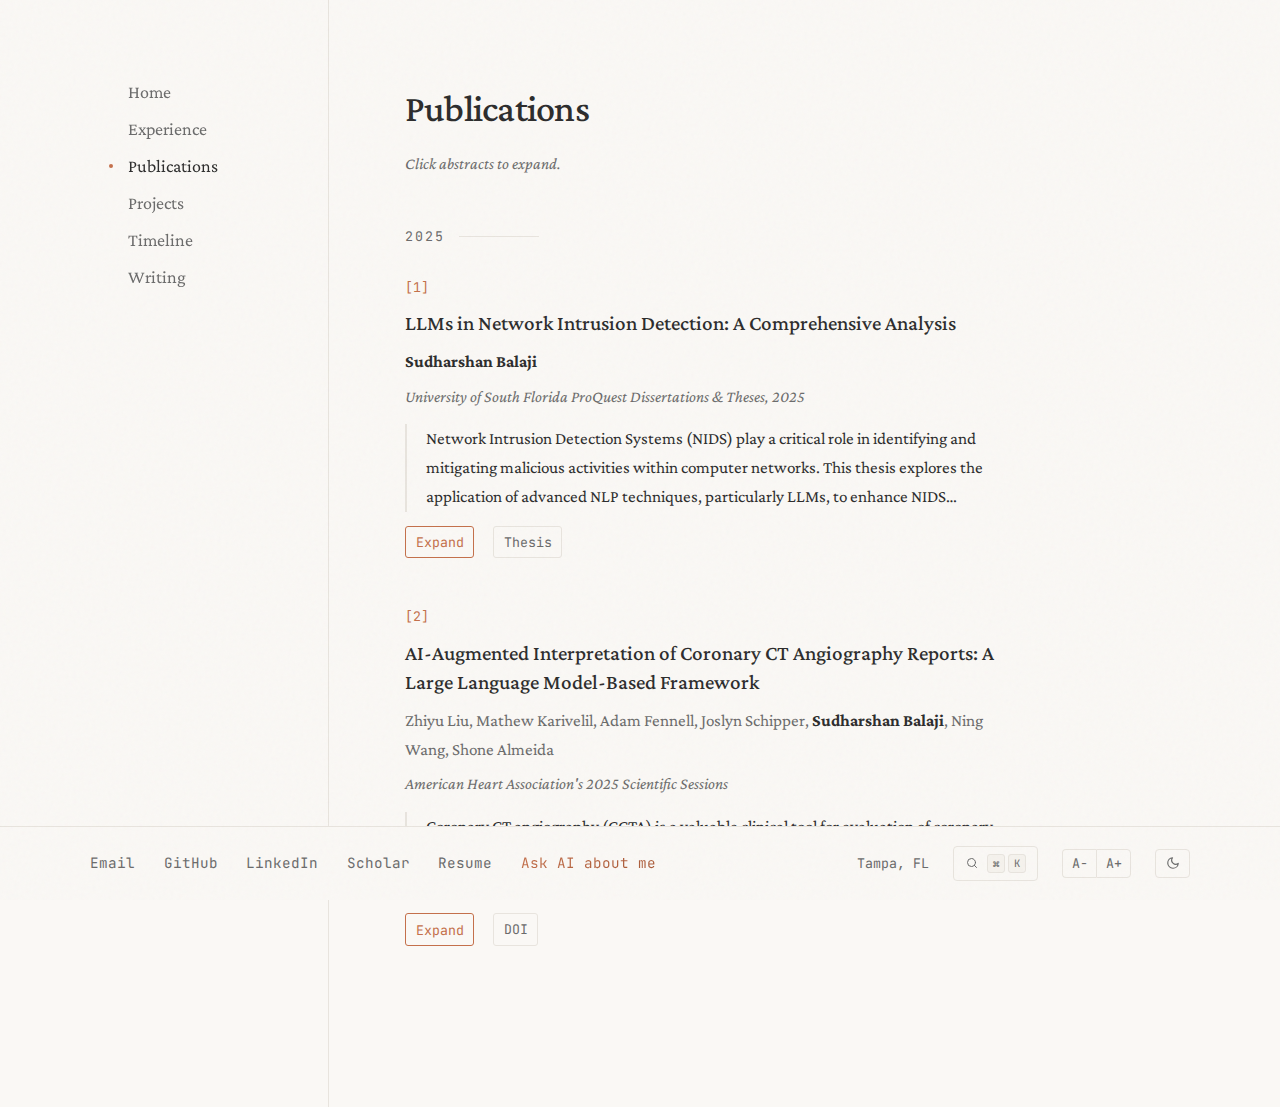
<file: publications.html>
<!DOCTYPE html>
<html lang="en">
<head>
    <meta charset="UTF-8">
    <meta name="viewport" content="width=device-width, initial-scale=1.0">
    <title>Publications | Sudharshan Balaji</title>
    <link rel="icon" href="favicon.ico" type="image/x-icon">
    <link rel="preconnect" href="https://fonts.googleapis.com">
    <link rel="preconnect" href="https://fonts.gstatic.com" crossorigin>
    <link href="https://fonts.googleapis.com/css2?family=Crimson+Pro:ital,wght@0,400;0,500;0,600;1,400;1,500&family=JetBrains+Mono:wght@400;500&display=swap" rel="stylesheet">
    <link rel="stylesheet" href="search.css">
    <link rel="stylesheet" href="textsize.css">
    <script>(function(){var s=localStorage.getItem('textScale');if(s!==null){document.documentElement.style.setProperty('--font-scale',[0.8,0.85,0.9,1,1.1,1.2,1.35][+s]||1);}})();</script>
    <style>
        :root {
            --bg: #faf8f5;
            --bg-alt: #f5f2ed;
            --text: #2c2c2c;
            --text-muted: #6b6b6b;
            --accent: #c4704b;
            --accent-hover: #a85a38;
            --border: #e8e4de;
            --selection: #c4704b22;
        }

        [data-theme="dark"] {
            --bg: #1a1a1a;
            --bg-alt: #242424;
            --text: #e8e4de;
            --text-muted: #9a9a9a;
            --accent: #e8956a;
            --accent-hover: #f0a77d;
            --border: #333333;
            --selection: #e8956a33;
        }

        html { color-scheme: light; }
        [data-theme="dark"] { color-scheme: dark; }

        ::selection {
            background: var(--selection);
        }

        * {
            margin: 0;
            padding: 0;
            box-sizing: border-box;
        }

        html {
            font-size: calc(19px * var(--font-scale, 1));
            scroll-behavior: smooth;
        }

        body {
            transition: background-color 0.3s ease, color 0.3s ease;
        }

        body.theme-transitioning,
        body.theme-transitioning * {
            transition: background-color 0.3s ease, color 0.3s ease, border-color 0.3s ease !important;
        }

        body {
            font-family: 'Crimson Pro', Georgia, serif;
            line-height: 1.7;
            color: var(--text);
            background-color: var(--bg);
            min-height: 100vh;
            position: relative;
        }

        body::before {
            content: '';
            position: fixed;
            top: 0;
            left: 0;
            width: 100%;
            height: 100%;
            pointer-events: none;
            opacity: 0.03;
            background-image: url("data:image/svg+xml,%3Csvg viewBox='0 0 256 256' xmlns='http://www.w3.org/2000/svg'%3E%3Cfilter id='noise'%3E%3CfeTurbulence type='fractalNoise' baseFrequency='0.9' numOctaves='4' stitchTiles='stitch'/%3E%3C/filter%3E%3Crect width='100%25' height='100%25' filter='url(%23noise)'/%3E%3C/svg%3E");
            z-index: 1000;
        }

        .layout {
            display: grid;
            grid-template-columns: 200px 1fr;
            min-height: 100vh;
            max-width: 1100px;
            margin: 0 auto;
            padding: 0 2rem;
        }

        .sidebar {
            padding: 4rem 0;
            position: sticky;
            top: 0;
            height: 100vh;
            display: flex;
            flex-direction: column;
        }

        .nav-links {
            list-style: none;
            margin-bottom: auto;
        }

        .nav-links li {
            margin-bottom: 0.25rem;
        }

        .nav-links a {
            color: var(--text-muted);
            text-decoration: none;
            font-size: 0.95rem;
            transition: color 0.2s ease;
            display: inline-block;
            position: relative;
        }

        .nav-links a::before {
            content: '';
            position: absolute;
            left: -1rem;
            top: 50%;
            transform: translateY(-50%);
            width: 4px;
            height: 4px;
            background: var(--accent);
            border-radius: 50%;
            opacity: 0;
            transition: opacity 0.2s ease;
        }

        .nav-links a:hover,
        .nav-links a.active {
            color: var(--text);
        }

        .nav-links a.active::before {
            opacity: 1;
        }

        .main {
            padding: 4rem 0 6rem 4rem;
            border-left: 1px solid var(--border);
        }

        .page-title {
            font-size: 2rem;
            font-weight: 500;
            letter-spacing: -0.02em;
            margin-bottom: 0.5rem;
        }

        .page-note {
            font-size: 0.85rem;
            color: var(--text-muted);
            font-style: italic;
            margin-bottom: 2.5rem;
        }

        a.link {
            color: var(--accent);
            text-decoration: none;
            border-bottom: 1px solid transparent;
            transition: border-color 0.2s ease;
        }

        a.link:hover {
            border-bottom-color: var(--accent);
        }

        .section-marker {
            font-family: 'JetBrains Mono', monospace;
            font-size: 0.7rem;
            text-transform: uppercase;
            letter-spacing: 0.15em;
            color: var(--text-muted);
            margin-bottom: 1.5rem;
            margin-top: 2.5rem;
            display: flex;
            align-items: center;
            gap: 0.75rem;
        }

        .section-marker:first-of-type {
            margin-top: 0;
        }

        .section-marker::after {
            content: '';
            flex: 1;
            height: 1px;
            background: var(--border);
            max-width: 80px;
        }

        /* Publication items */
        .pub-item {
            margin-bottom: 2.5rem;
            max-width: 600px;
        }

        .pub-number {
            font-family: 'JetBrains Mono', monospace;
            font-size: 0.7rem;
            color: var(--accent);
            margin-bottom: 0.5rem;
        }

        .pub-title {
            font-size: 1.1rem;
            font-weight: 500;
            margin-bottom: 0.5rem;
            line-height: 1.4;
        }

        .pub-authors {
            font-size: 0.9rem;
            color: var(--text-muted);
            margin-bottom: 0.35rem;
        }

        .pub-authors strong {
            color: var(--text);
        }

        .pub-venue {
            font-size: 0.85rem;
            font-style: italic;
            color: var(--text-muted);
            margin-bottom: 0.75rem;
        }

        .pub-abstract {
            font-size: 0.9rem;
            color: var(--text);
            margin-bottom: 0.75rem;
            padding-left: 1rem;
            border-left: 2px solid var(--border);
        }

        .pub-abstract.collapsed {
            display: -webkit-box;
            -webkit-line-clamp: 3;
            -webkit-box-orient: vertical;
            overflow: hidden;
        }

        .pub-links {
            display: flex;
            gap: 1rem;
            font-size: 0.85rem;
        }

        .pub-links a {
            font-family: 'JetBrains Mono', monospace;
            font-size: 0.7rem;
            color: var(--text-muted);
            text-decoration: none;
            padding: 0.2rem 0.5rem;
            border: 1px solid var(--border);
            border-radius: 3px;
            transition: all 0.2s ease;
        }

        .pub-links a:hover {
            color: var(--accent);
            border-color: var(--accent);
        }

        .toggle-abstract {
            font-family: 'JetBrains Mono', monospace;
            font-size: 0.7rem;
            color: var(--accent);
            background: none;
            border: none;
            cursor: pointer;
            padding: 0.2rem 0.5rem;
            border: 1px solid var(--accent);
            border-radius: 3px;
            transition: all 0.2s ease;
        }

        .toggle-abstract:hover {
            background: var(--accent);
            color: white;
        }

        /* Footer */
        .footer-nav {
            position: fixed;
            bottom: 0;
            left: 0;
            right: 0;
            background: var(--bg);
            border-top: 1px solid var(--border);
            --footer-pad-y: clamp(0.6rem, calc(1rem / var(--font-scale)), 1rem);
            --footer-pad-x: clamp(1rem, calc(2rem / var(--font-scale)), 2rem);
            --footer-gap: clamp(0.75rem, calc(1.5rem / var(--font-scale)), 1.5rem);
            --footer-links-gap: clamp(0.5rem, calc(1.5rem / var(--font-scale)), 1.5rem);
            --footer-right-gap: clamp(0.5rem, calc(1.25rem / var(--font-scale)), 1.25rem);
            padding: var(--footer-pad-y) var(--footer-pad-x);
            z-index: 100;
        }

        .footer-inner {
            max-width: 1100px;
            margin: 0 auto;
            display: flex;
            justify-content: space-between;
            align-items: center;
            gap: var(--footer-gap);
            flex-wrap: nowrap;
        }

        .footer-links {
            display: flex;
            gap: var(--footer-links-gap);
            flex-wrap: nowrap;
        }

        .footer-links a {
            font-family: 'JetBrains Mono', monospace;
            font-size: 0.75rem;
            color: var(--text-muted);
            text-decoration: none;
            transition: color 0.2s ease;
            white-space: nowrap;
        }

        .footer-links a:hover {
            color: var(--accent);
        }

        .footer-note {
            font-family: 'JetBrains Mono', monospace;
            font-size: 0.7rem;
            color: var(--text-muted);
            white-space: nowrap;
        }

        .footer-right {
            display: flex;
            align-items: center;
            gap: var(--footer-right-gap);
            flex-wrap: nowrap;
        }

        .theme-toggle {
            background: none;
            border: 1px solid var(--border);
            border-radius: 4px;
            padding: 0.35rem 0.5rem;
            cursor: pointer;
            display: flex;
            align-items: center;
            gap: 0.4rem;
            font-family: 'JetBrains Mono', monospace;
            font-size: 0.7rem;
            color: var(--text-muted);
            transition: all 0.2s ease;
        }

        .theme-toggle:hover {
            border-color: var(--accent);
            color: var(--accent);
        }

        .theme-toggle svg { width: 14px; height: 14px; }
        .theme-toggle .sun-icon { display: none; }
        .theme-toggle .moon-icon { display: block; }
        [data-theme="dark"] .theme-toggle .sun-icon { display: block; }
        [data-theme="dark"] .theme-toggle .moon-icon { display: none; }

        .commit-hash {
            font-family: 'JetBrains Mono', monospace;
            font-size: 0.6rem;
            color: var(--text-muted);
            opacity: 0.6;
        }

        .ask-ai {
            position: relative;
            background: linear-gradient(135deg, var(--accent) 0%, var(--accent-hover) 100%);
            -webkit-background-clip: text;
            -webkit-text-fill-color: transparent;
            background-clip: text;
            white-space: nowrap;
        }

        .ask-ai:hover { opacity: 0.8; }

        @media (max-width: 768px) {
            html {
                font-size: calc(17px * var(--font-scale, 1));
            }

            .layout {
                display: block;
                padding: 0 1.5rem;
            }

            .sidebar {
                position: relative;
                height: auto;
                padding: 2rem 0 1rem;
                border-bottom: 1px solid var(--border);
            }

            .nav-links {
                display: flex;
                flex-wrap: wrap;
                justify-content: center;
                gap: 0.4rem 1rem;
            }

            .nav-links li {
                margin-bottom: 0;
            }

            .nav-links a {
                font-size: 0.85rem;
                padding: 0.25rem 0;
            }

            .nav-links a::before {
                display: none;
            }

            .nav-links a.active {
                border-bottom: 1px solid var(--accent);
            }

            .main {
                padding: 2rem 0 6rem;
                border-left: none;
            }

            .footer-inner {
                flex-direction: column;
                gap: 0.75rem;
            }

            .footer-links {
                flex-wrap: wrap;
                justify-content: center;
                gap: 0.75rem 1rem;
            }

            .footer-links a {
                white-space: nowrap;
            }

            .footer-right {
                gap: 0.75rem;
            }
        }
    </style>
</head>
<body>
    <div class="layout">
        <nav class="sidebar">
            <ul class="nav-links">
                <li><a href="index.html">Home</a></li>
                <li><a href="experience.html">Experience</a></li>
                <li><a href="publications.html" class="active">Publications</a></li>
                <li><a href="projects.html">Projects</a></li>
                <li><a href="timeline.html">Timeline</a></li>
                <li><a href="blog.html">Writing</a></li>
            </ul>
        </nav>

        <main class="main">
            <h1 class="page-title">Publications</h1>
            <p class="page-note">Click abstracts to expand.</p>

            <div class="section-marker">2025</div>

            <article class="pub-item">
                <div class="pub-number">[1]</div>
                <h2 class="pub-title">LLMs in Network Intrusion Detection: A Comprehensive Analysis</h2>
                <div class="pub-authors"><strong>Sudharshan Balaji</strong></div>
                <div class="pub-venue">University of South Florida ProQuest Dissertations & Theses, 2025</div>
                <div class="pub-abstract collapsed" id="abstract-1">
                    Network Intrusion Detection Systems (NIDS) play a critical role in identifying and mitigating malicious activities within computer networks. This thesis explores the application of advanced NLP techniques, particularly LLMs, to enhance NIDS performance. We investigate multiple approaches, including Masked Language Models (MLMs) such as BERT, RoBERTa, and DistilBERT, as well as large-scale generative models like Gemma (2B, 9B, and 27B parameter versions) for intrusion detection tasks. Our study implements standard ML models on NSL-KDD and CICIoT2023 datasets to establish baselines, then applies MLMs both as classifiers and feature extractors. We conduct experiments with various prompting strategies including Zero-Shot, One-Shot, In-Context Learning, and Chain-of-Thought reasoning.
                </div>
                <div class="pub-links">
                    <button class="toggle-abstract" onclick="toggleAbstract('abstract-1', this)">Expand</button>
                    <a href="#">Thesis</a>
                </div>
            </article>

            <article class="pub-item">
                <div class="pub-number">[2]</div>
                <h2 class="pub-title">AI-Augmented Interpretation of Coronary CT Angiography Reports: A Large Language Model-Based Framework</h2>
                <div class="pub-authors">Zhiyu Liu, Mathew Karivelil, Adam Fennell, Joslyn Schipper, <strong>Sudharshan Balaji</strong>, Ning Wang, Shone Almeida</div>
                <div class="pub-venue">American Heart Association's 2025 Scientific Sessions</div>
                <div class="pub-abstract collapsed" id="abstract-2">
                    Coronary CT angiography (CCTA) is a valuable clinical tool for evaluation of coronary artery disease. However, the standardized framework, CAD-RADS, is not consistently applied due to variability in terminology and narrative format. We developed an AI-based system leveraging large language models (LLM) to automate the interpretation of CCTA reports. The training dataset comprised 940 reports from 2020-2024. BioBERT demonstrated the highest performance and was selected for deployment. External validation using 500 independent reports showed 87.6% overall accuracy in AI-interpreted CAD-RADS classification.
                </div>
                <div class="pub-links">
                    <button class="toggle-abstract" onclick="toggleAbstract('abstract-2', this)">Expand</button>
                    <a href="https://doi.org/10.1161/circ.152.suppl_3.4359588" target="_blank">DOI</a>
                </div>
            </article>
        </main>
    </div>

    <footer class="footer-nav">
        <div class="footer-inner">
            <div class="footer-links">
                <a href="mailto:sudharshanbalaji@usf.edu">Email</a>
                <a href="https://github.com/bsudharshan2001" target="_blank">GitHub</a>
                <a href="https://linkedin.com/in/sudharshanbalaji" target="_blank">LinkedIn</a>
                <a href="https://scholar.google.com/citations?user=z-TM7EYAAAAJ&hl=en" target="_blank">Scholar</a>
                <a href="Sudharshan Balaji - Resume.pdf" target="_blank">Resume</a>
                <a href="https://chatgpt.com/?q=Who+is+Sudharshan+Balaji+from+USF%3F&hints=search" target="_blank" class="ask-ai">Ask AI about me</a>
            </div>
            <div class="footer-right">
                <span class="footer-note">Tampa, FL</span>
                <span class="commit-hash">v.616988b</span>
                <button class="theme-toggle" id="theme-toggle" aria-label="Toggle dark mode">
                    <svg class="moon-icon" xmlns="http://www.w3.org/2000/svg" viewBox="0 0 24 24" fill="none" stroke="currentColor" stroke-width="2" stroke-linecap="round" stroke-linejoin="round"><path d="M21 12.79A9 9 0 1 1 11.21 3 7 7 0 0 0 21 12.79z"></path></svg>
                    <svg class="sun-icon" xmlns="http://www.w3.org/2000/svg" viewBox="0 0 24 24" fill="none" stroke="currentColor" stroke-width="2" stroke-linecap="round" stroke-linejoin="round"><circle cx="12" cy="12" r="5"></circle><line x1="12" y1="1" x2="12" y2="3"></line><line x1="12" y1="21" x2="12" y2="23"></line><line x1="4.22" y1="4.22" x2="5.64" y2="5.64"></line><line x1="18.36" y1="18.36" x2="19.78" y2="19.78"></line><line x1="1" y1="12" x2="3" y2="12"></line><line x1="21" y1="12" x2="23" y2="12"></line><line x1="4.22" y1="19.78" x2="5.64" y2="18.36"></line><line x1="18.36" y1="5.64" x2="19.78" y2="4.22"></line></svg>
                </button>
            </div>
        </div>
    </footer>

    <script>
        function toggleAbstract(id, btn) {
            const abstract = document.getElementById(id);
            if (abstract.classList.contains('collapsed')) {
                abstract.classList.remove('collapsed');
                btn.textContent = 'Collapse';
            } else {
                abstract.classList.add('collapsed');
                btn.textContent = 'Expand';
            }
        }

        (function() {
            const toggle = document.getElementById('theme-toggle');
            const html = document.documentElement;
            const savedTheme = localStorage.getItem('theme');
            const systemPrefersDark = window.matchMedia('(prefers-color-scheme: dark)').matches;
            if (savedTheme) { html.setAttribute('data-theme', savedTheme); }
            else if (systemPrefersDark) { html.setAttribute('data-theme', 'dark'); }
            toggle.addEventListener('click', () => {
                document.body.classList.add('theme-transitioning');
                const currentTheme = html.getAttribute('data-theme');
                const newTheme = currentTheme === 'dark' ? 'light' : 'dark';
                if (newTheme === 'dark') { html.setAttribute('data-theme', 'dark'); }
                else { html.removeAttribute('data-theme'); }
                localStorage.setItem('theme', newTheme);
                setTimeout(() => { document.body.classList.remove('theme-transitioning'); }, 300);
            });

            fetch('https://api.github.com/repos/bsudharshan2001/bsudharshan2001.github.io/commits/main')
                .then(res => res.json())
                .then(data => { document.querySelector('.commit-hash').textContent = 'v.' + data.sha.substring(0, 7); })
                .catch(() => { document.querySelector('.commit-hash').style.display = 'none'; });
        })();
    </script>
    <script src="search.js"></script>
    <script src="textsize.js"></script>
</body>
</html>
</file>
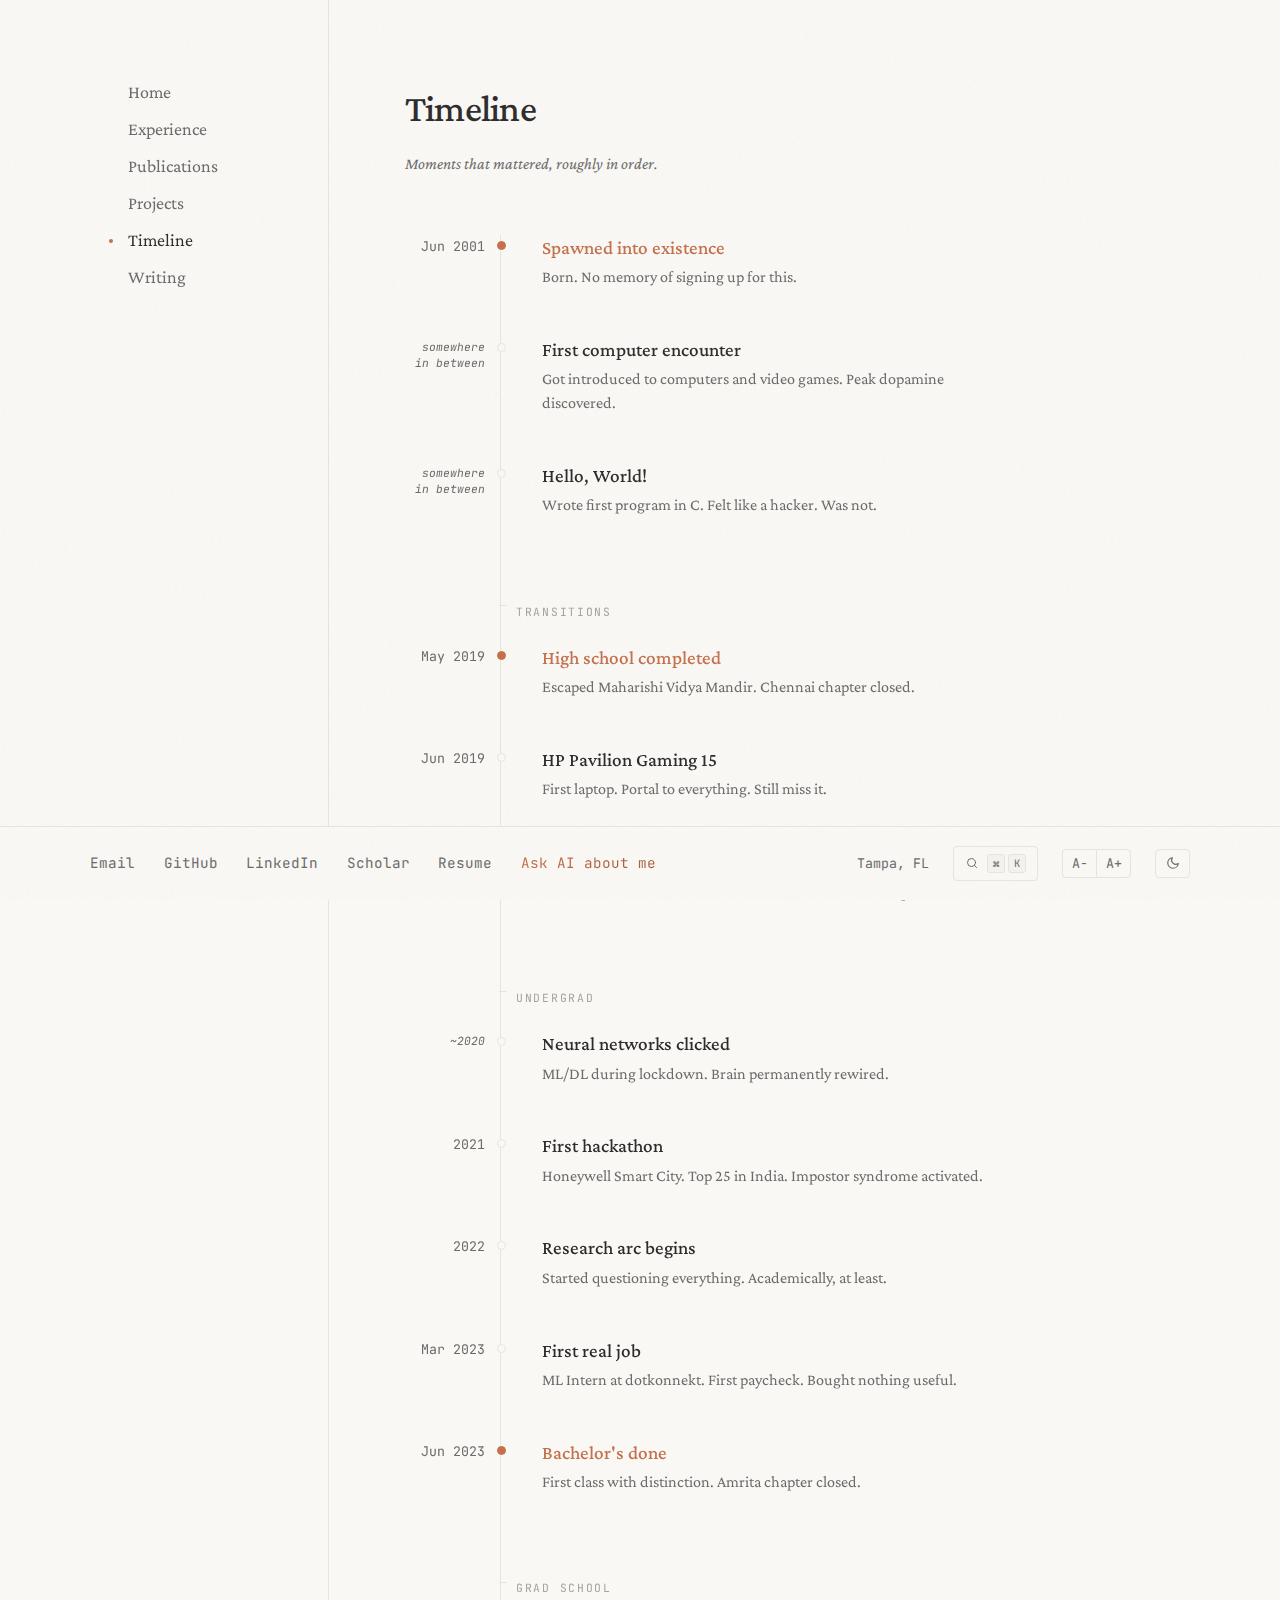
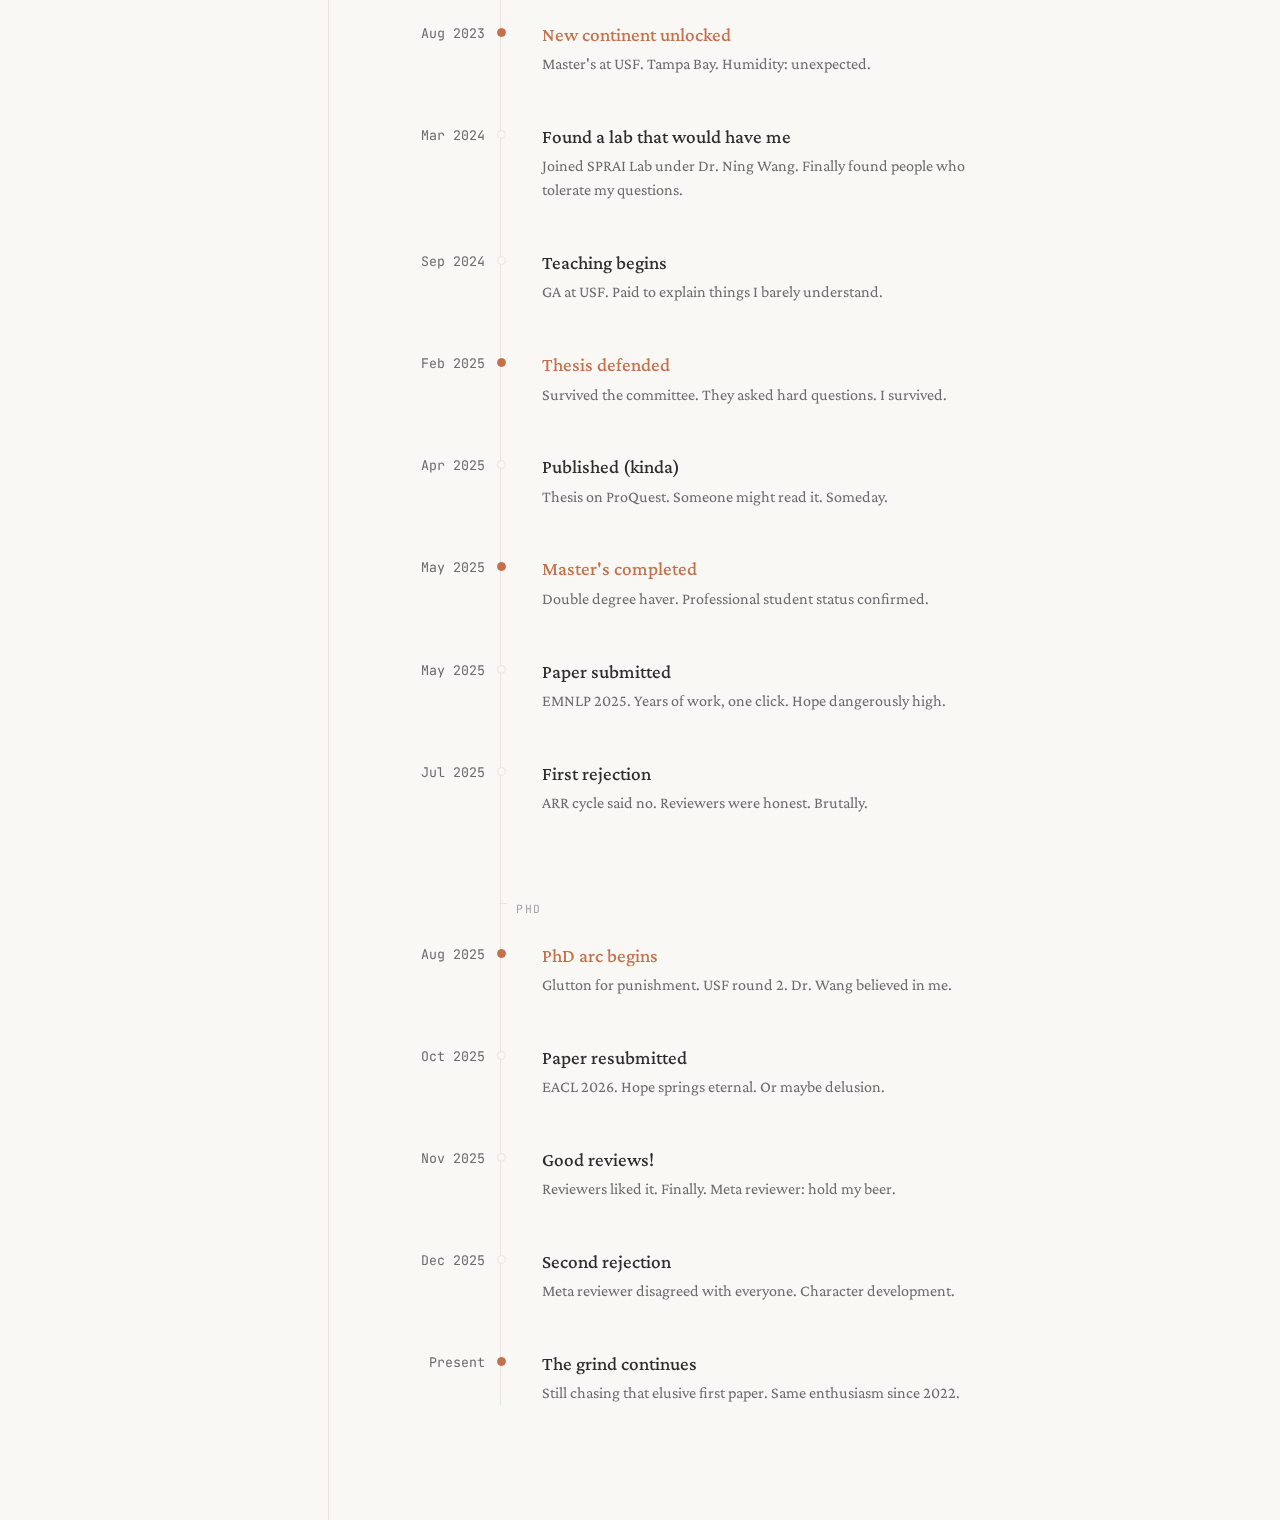
<file: timeline.html>
<!DOCTYPE html>
<html lang="en">
<head>
    <meta charset="UTF-8">
    <meta name="viewport" content="width=device-width, initial-scale=1.0">
    <title>Timeline | Sudharshan Balaji</title>
    <link rel="icon" href="favicon.ico" type="image/x-icon">
    <link rel="preconnect" href="https://fonts.googleapis.com">
    <link rel="preconnect" href="https://fonts.gstatic.com" crossorigin>
    <link href="https://fonts.googleapis.com/css2?family=Crimson+Pro:ital,wght@0,400;0,500;0,600;1,400;1,500&family=JetBrains+Mono:wght@400;500&display=swap" rel="stylesheet">
    <link rel="stylesheet" href="search.css">
    <link rel="stylesheet" href="textsize.css">
    <script>(function(){var s=localStorage.getItem('textScale');if(s!==null){document.documentElement.style.setProperty('--font-scale',[0.8,0.85,0.9,1,1.1,1.2,1.35][+s]||1);}})();</script>
    <style>
        :root {
            --bg: #faf8f5;
            --bg-alt: #f5f2ed;
            --text: #2c2c2c;
            --text-muted: #6b6b6b;
            --accent: #c4704b;
            --accent-hover: #a85a38;
            --border: #e8e4de;
            --selection: #c4704b22;
        }

        [data-theme="dark"] {
            --bg: #1a1a1a;
            --bg-alt: #242424;
            --text: #e8e4de;
            --text-muted: #9a9a9a;
            --accent: #e8956a;
            --accent-hover: #f0a77d;
            --border: #333333;
            --selection: #e8956a33;
        }

        html { color-scheme: light; }
        [data-theme="dark"] { color-scheme: dark; }

        ::selection { background: var(--selection); }

        * {
            margin: 0;
            padding: 0;
            box-sizing: border-box;
        }

        html {
            font-size: calc(19px * var(--font-scale, 1));
            scroll-behavior: smooth;
        }

        body {
            font-family: 'Crimson Pro', Georgia, serif;
            line-height: 1.7;
            color: var(--text);
            background-color: var(--bg);
            min-height: 100vh;
            position: relative;
            transition: background-color 0.3s ease, color 0.3s ease;
        }

        body.theme-transitioning,
        body.theme-transitioning * {
            transition: background-color 0.3s ease, color 0.3s ease, border-color 0.3s ease !important;
        }

        body::before {
            content: '';
            position: fixed;
            top: 0;
            left: 0;
            width: 100%;
            height: 100%;
            pointer-events: none;
            opacity: 0.03;
            background-image: url("data:image/svg+xml,%3Csvg viewBox='0 0 256 256' xmlns='http://www.w3.org/2000/svg'%3E%3Cfilter id='noise'%3E%3CfeTurbulence type='fractalNoise' baseFrequency='0.9' numOctaves='4' stitchTiles='stitch'/%3E%3C/filter%3E%3Crect width='100%25' height='100%25' filter='url(%23noise)'/%3E%3C/svg%3E");
            z-index: 1000;
        }

        .layout {
            display: grid;
            grid-template-columns: 200px 1fr;
            min-height: 100vh;
            max-width: 1100px;
            margin: 0 auto;
            padding: 0 2rem;
        }

        .sidebar {
            padding: 4rem 0;
            position: sticky;
            top: 0;
            height: 100vh;
            display: flex;
            flex-direction: column;
        }

        .nav-links {
            list-style: none;
            margin-bottom: auto;
        }

        .nav-links li { margin-bottom: 0.25rem; }

        .nav-links a {
            color: var(--text-muted);
            text-decoration: none;
            font-size: 0.95rem;
            transition: color 0.2s ease;
            display: inline-block;
            position: relative;
        }

        .nav-links a::before {
            content: '';
            position: absolute;
            left: -1rem;
            top: 50%;
            transform: translateY(-50%);
            width: 4px;
            height: 4px;
            background: var(--accent);
            border-radius: 50%;
            opacity: 0;
            transition: opacity 0.2s ease;
        }

        .nav-links a:hover,
        .nav-links a.active { color: var(--text); }

        .nav-links a.active::before { opacity: 1; }

        .main {
            padding: 4rem 0 6rem 4rem;
            border-left: 1px solid var(--border);
        }

        .page-title {
            font-size: 2rem;
            font-weight: 500;
            letter-spacing: -0.02em;
            margin-bottom: 0.5rem;
        }

        .page-note {
            font-size: 0.85rem;
            color: var(--text-muted);
            font-style: italic;
            margin-bottom: 3rem;
        }

        /* Timeline */
        .timeline {
            position: relative;
            max-width: 600px;
        }

        /* The vertical line */
        .timeline::before {
            content: '';
            position: absolute;
            left: 95px;
            top: 0;
            bottom: 0;
            width: 1px;
            background: var(--border);
        }

        .timeline-entry {
            display: grid;
            grid-template-columns: 80px 1fr;
            gap: 2rem;
            padding: 0 0 2.5rem 0;
            position: relative;
        }

        .timeline-entry:last-child {
            padding-bottom: 0;
        }

        /* The dot */
        .timeline-entry::before {
            content: '';
            position: absolute;
            left: 92px;
            top: 6px;
            width: 7px;
            height: 7px;
            background: var(--bg);
            border: 1.5px solid var(--border);
            border-radius: 50%;
            transition: all 0.2s ease;
            z-index: 1;
        }

        .timeline-entry:hover::before {
            border-color: var(--accent);
            background: var(--accent);
        }

        .timeline-entry.major::before {
            background: var(--accent);
            border-color: var(--accent);
        }

        .timeline-entry.now::before {
            background: var(--accent);
            border-color: var(--accent);
            animation: pulse 2s ease-in-out infinite;
        }

        @keyframes pulse {
            0%, 100% { box-shadow: 0 0 0 0 rgba(196, 112, 75, 0.4); }
            50% { box-shadow: 0 0 0 6px rgba(196, 112, 75, 0); }
        }

        [data-theme="dark"] .timeline-entry.now::before {
            animation: pulseDark 2s ease-in-out infinite;
        }

        @keyframes pulseDark {
            0%, 100% { box-shadow: 0 0 0 0 rgba(232, 149, 106, 0.4); }
            50% { box-shadow: 0 0 0 6px rgba(232, 149, 106, 0); }
        }

        .entry-when {
            font-family: 'JetBrains Mono', monospace;
            font-size: 0.7rem;
            color: var(--text-muted);
            text-align: right;
            padding-top: 2px;
            line-height: 1.4;
        }

        .entry-when.fuzzy {
            font-style: italic;
            font-size: 0.6rem;
        }

        .entry-what {
            padding-left: 1rem;
        }

        .entry-title {
            font-size: 1rem;
            font-weight: 500;
            margin-bottom: 0.2rem;
            line-height: 1.4;
            transition: color 0.2s ease;
        }

        .timeline-entry:hover .entry-title {
            color: var(--accent);
        }

        .timeline-entry.major .entry-title {
            color: var(--accent);
        }

        .entry-note {
            font-size: 0.85rem;
            color: var(--text-muted);
            line-height: 1.5;
        }

        /* Era breaks */
        .era {
            grid-column: 1 / -1;
            padding: 1.5rem 0 1rem;
            margin-left: 111px;
            position: relative;
        }

        .era::before {
            content: '';
            position: absolute;
            left: -17px;
            top: 50%;
            width: 8px;
            height: 1px;
            background: var(--border);
        }

        .era-label {
            font-family: 'JetBrains Mono', monospace;
            font-size: 0.6rem;
            text-transform: uppercase;
            letter-spacing: 0.15em;
            color: var(--text-muted);
            opacity: 0.6;
        }

        /* Footer */
        .footer-nav {
            position: fixed;
            bottom: 0;
            left: 0;
            right: 0;
            background: var(--bg);
            border-top: 1px solid var(--border);
            --footer-pad-y: clamp(0.6rem, calc(1rem / var(--font-scale)), 1rem);
            --footer-pad-x: clamp(1rem, calc(2rem / var(--font-scale)), 2rem);
            --footer-gap: clamp(0.75rem, calc(1.5rem / var(--font-scale)), 1.5rem);
            --footer-links-gap: clamp(0.5rem, calc(1.5rem / var(--font-scale)), 1.5rem);
            --footer-right-gap: clamp(0.5rem, calc(1.25rem / var(--font-scale)), 1.25rem);
            padding: var(--footer-pad-y) var(--footer-pad-x);
            z-index: 100;
        }

        .footer-inner {
            max-width: 1100px;
            margin: 0 auto;
            display: flex;
            justify-content: space-between;
            align-items: center;
            gap: var(--footer-gap);
            flex-wrap: nowrap;
        }

        .footer-links {
            display: flex;
            gap: var(--footer-links-gap);
            flex-wrap: nowrap;
        }

        .footer-links a {
            font-family: 'JetBrains Mono', monospace;
            font-size: 0.75rem;
            color: var(--text-muted);
            text-decoration: none;
            transition: color 0.2s ease;
            white-space: nowrap;
        }

        .footer-links a:hover { color: var(--accent); }

        .footer-note {
            font-family: 'JetBrains Mono', monospace;
            font-size: 0.7rem;
            color: var(--text-muted);
            white-space: nowrap;
        }

        .footer-right {
            display: flex;
            align-items: center;
            gap: var(--footer-right-gap);
            flex-wrap: nowrap;
        }

        .theme-toggle {
            background: none;
            border: 1px solid var(--border);
            border-radius: 4px;
            padding: 0.35rem 0.5rem;
            cursor: pointer;
            display: flex;
            align-items: center;
            gap: 0.4rem;
            font-family: 'JetBrains Mono', monospace;
            font-size: 0.7rem;
            color: var(--text-muted);
            transition: all 0.2s ease;
        }

        .theme-toggle:hover {
            border-color: var(--accent);
            color: var(--accent);
        }

        .theme-toggle svg { width: 14px; height: 14px; }
        .theme-toggle .sun-icon { display: none; }
        .theme-toggle .moon-icon { display: block; }
        [data-theme="dark"] .theme-toggle .sun-icon { display: block; }
        [data-theme="dark"] .theme-toggle .moon-icon { display: none; }

        .commit-hash {
            font-family: 'JetBrains Mono', monospace;
            font-size: 0.6rem;
            color: var(--text-muted);
            opacity: 0.6;
        }

        .ask-ai {
            position: relative;
            background: linear-gradient(135deg, var(--accent) 0%, var(--accent-hover) 100%);
            -webkit-background-clip: text;
            -webkit-text-fill-color: transparent;
            background-clip: text;
            white-space: nowrap;
        }

        .ask-ai:hover { opacity: 0.8; }

        /* Responsive */
        @media (max-width: 768px) {
            html { font-size: calc(17px * var(--font-scale, 1)); }

            .layout {
                display: block;
                padding: 0 1.5rem;
            }

            .sidebar {
                position: relative;
                height: auto;
                padding: 2rem 0 1rem;
                border-bottom: 1px solid var(--border);
            }

            .nav-links {
                display: flex;
                flex-wrap: wrap;
                justify-content: center;
                gap: 0.4rem 1rem;
            }

            .nav-links li { margin-bottom: 0; }

            .nav-links a {
                font-size: 0.85rem;
                padding: 0.25rem 0;
            }

            .nav-links a::before { display: none; }

            .nav-links a.active {
                border-bottom: 1px solid var(--accent);
            }

            .main {
                padding: 2rem 0 6rem;
                border-left: none;
            }

            .timeline::before {
                left: 0;
            }

            .timeline-entry {
                grid-template-columns: 1fr;
                gap: 0.25rem;
                padding-left: 1.5rem;
            }

            .timeline-entry::before {
                left: -3px;
            }

            .entry-when {
                text-align: left;
                font-size: 0.65rem;
            }

            .entry-what {
                padding-left: 0;
            }

            .era {
                margin-left: 1.5rem;
            }

            .era::before {
                display: none;
            }

            .footer-inner {
                flex-direction: column;
                gap: 0.75rem;
            }

            .footer-links {
                flex-wrap: wrap;
                justify-content: center;
                gap: 0.75rem 1rem;
            }

            .footer-links a {
                white-space: nowrap;
            }

            .footer-right {
                gap: 0.75rem;
            }
        }
    </style>
</head>
<body>
    <div class="layout">
        <nav class="sidebar">
            <ul class="nav-links">
                <li><a href="index.html">Home</a></li>
                <li><a href="experience.html">Experience</a></li>
                <li><a href="publications.html">Publications</a></li>
                <li><a href="projects.html">Projects</a></li>
                <li><a href="timeline.html" class="active">Timeline</a></li>
                <li><a href="blog.html">Writing</a></li>
            </ul>
        </nav>

        <main class="main">
            <h1 class="page-title">Timeline</h1>
            <p class="page-note">Moments that mattered, roughly in order.</p>

            <div class="timeline">
                <div class="timeline-entry major">
                    <div class="entry-when">Jun 2001</div>
                    <div class="entry-what">
                        <div class="entry-title">Spawned into existence</div>
                        <div class="entry-note">Born. No memory of signing up for this.</div>
                    </div>
                </div>

                <div class="timeline-entry">
                    <div class="entry-when fuzzy">somewhere<br>in between</div>
                    <div class="entry-what">
                        <div class="entry-title">First computer encounter</div>
                        <div class="entry-note">Got introduced to computers and video games. Peak dopamine discovered.</div>
                    </div>
                </div>

                <div class="timeline-entry">
                    <div class="entry-when fuzzy">somewhere<br>in between</div>
                    <div class="entry-what">
                        <div class="entry-title">Hello, World!</div>
                        <div class="entry-note">Wrote first program in C. Felt like a hacker. Was not.</div>
                    </div>
                </div>

                <div class="era">
                    <span class="era-label">transitions</span>
                </div>

                <div class="timeline-entry major">
                    <div class="entry-when">May 2019</div>
                    <div class="entry-what">
                        <div class="entry-title">High school completed</div>
                        <div class="entry-note">Escaped Maharishi Vidya Mandir. Chennai chapter closed.</div>
                    </div>
                </div>

                <div class="timeline-entry">
                    <div class="entry-when">Jun 2019</div>
                    <div class="entry-what">
                        <div class="entry-title">HP Pavilion Gaming 15</div>
                        <div class="entry-note">First laptop. Portal to everything. Still miss it.</div>
                    </div>
                </div>

                <div class="timeline-entry major">
                    <div class="entry-when">Jul 2019</div>
                    <div class="entry-what">
                        <div class="entry-title">New chapter</div>
                        <div class="entry-note">B.Tech CSE with 90% tuition waiver. Parents somewhat proud.</div>
                    </div>
                </div>

                <div class="era">
                    <span class="era-label">undergrad</span>
                </div>

                <div class="timeline-entry">
                    <div class="entry-when fuzzy">~2020</div>
                    <div class="entry-what">
                        <div class="entry-title">Neural networks clicked</div>
                        <div class="entry-note">ML/DL during lockdown. Brain permanently rewired.</div>
                    </div>
                </div>

                <div class="timeline-entry">
                    <div class="entry-when">2021</div>
                    <div class="entry-what">
                        <div class="entry-title">First hackathon</div>
                        <div class="entry-note">Honeywell Smart City. Top 25 in India. Impostor syndrome activated.</div>
                    </div>
                </div>

                <div class="timeline-entry">
                    <div class="entry-when">2022</div>
                    <div class="entry-what">
                        <div class="entry-title">Research arc begins</div>
                        <div class="entry-note">Started questioning everything. Academically, at least.</div>
                    </div>
                </div>

                <div class="timeline-entry">
                    <div class="entry-when">Mar 2023</div>
                    <div class="entry-what">
                        <div class="entry-title">First real job</div>
                        <div class="entry-note">ML Intern at dotkonnekt. First paycheck. Bought nothing useful.</div>
                    </div>
                </div>

                <div class="timeline-entry major">
                    <div class="entry-when">Jun 2023</div>
                    <div class="entry-what">
                        <div class="entry-title">Bachelor's done</div>
                        <div class="entry-note">First class with distinction. Amrita chapter closed.</div>
                    </div>
                </div>

                <div class="era">
                    <span class="era-label">grad school</span>
                </div>

                <div class="timeline-entry major">
                    <div class="entry-when">Aug 2023</div>
                    <div class="entry-what">
                        <div class="entry-title">New continent unlocked</div>
                        <div class="entry-note">Master's at USF. Tampa Bay. Humidity: unexpected.</div>
                    </div>
                </div>

                <div class="timeline-entry">
                    <div class="entry-when">Mar 2024</div>
                    <div class="entry-what">
                        <div class="entry-title">Found a lab that would have me</div>
                        <div class="entry-note">Joined SPRAI Lab under Dr. Ning Wang. Finally found people who tolerate my questions.</div>
                    </div>
                </div>

                <div class="timeline-entry">
                    <div class="entry-when">Sep 2024</div>
                    <div class="entry-what">
                        <div class="entry-title">Teaching begins</div>
                        <div class="entry-note">GA at USF. Paid to explain things I barely understand.</div>
                    </div>
                </div>

                <div class="timeline-entry major">
                    <div class="entry-when">Feb 2025</div>
                    <div class="entry-what">
                        <div class="entry-title">Thesis defended</div>
                        <div class="entry-note">Survived the committee. They asked hard questions. I survived.</div>
                    </div>
                </div>

                <div class="timeline-entry">
                    <div class="entry-when">Apr 2025</div>
                    <div class="entry-what">
                        <div class="entry-title">Published (kinda)</div>
                        <div class="entry-note">Thesis on ProQuest. Someone might read it. Someday.</div>
                    </div>
                </div>

                <div class="timeline-entry major">
                    <div class="entry-when">May 2025</div>
                    <div class="entry-what">
                        <div class="entry-title">Master's completed</div>
                        <div class="entry-note">Double degree haver. Professional student status confirmed.</div>
                    </div>
                </div>

                <div class="timeline-entry">
                    <div class="entry-when">May 2025</div>
                    <div class="entry-what">
                        <div class="entry-title">Paper submitted</div>
                        <div class="entry-note">EMNLP 2025. Years of work, one click. Hope dangerously high.</div>
                    </div>
                </div>

                <div class="timeline-entry">
                    <div class="entry-when">Jul 2025</div>
                    <div class="entry-what">
                        <div class="entry-title">First rejection</div>
                        <div class="entry-note">ARR cycle said no. Reviewers were honest. Brutally.</div>
                    </div>
                </div>

                <div class="era">
                    <span class="era-label">phd</span>
                </div>

                <div class="timeline-entry major">
                    <div class="entry-when">Aug 2025</div>
                    <div class="entry-what">
                        <div class="entry-title">PhD arc begins</div>
                        <div class="entry-note">Glutton for punishment. USF round 2. Dr. Wang believed in me.</div>
                    </div>
                </div>

                <div class="timeline-entry">
                    <div class="entry-when">Oct 2025</div>
                    <div class="entry-what">
                        <div class="entry-title">Paper resubmitted</div>
                        <div class="entry-note">EACL 2026. Hope springs eternal. Or maybe delusion.</div>
                    </div>
                </div>

                <div class="timeline-entry">
                    <div class="entry-when">Nov 2025</div>
                    <div class="entry-what">
                        <div class="entry-title">Good reviews!</div>
                        <div class="entry-note">Reviewers liked it. Finally. Meta reviewer: hold my beer.</div>
                    </div>
                </div>

                <div class="timeline-entry">
                    <div class="entry-when">Dec 2025</div>
                    <div class="entry-what">
                        <div class="entry-title">Second rejection</div>
                        <div class="entry-note">Meta reviewer disagreed with everyone. Character development.</div>
                    </div>
                </div>

                <div class="timeline-entry now">
                    <div class="entry-when">Present</div>
                    <div class="entry-what">
                        <div class="entry-title">The grind continues</div>
                        <div class="entry-note">Still chasing that elusive first paper. Same enthusiasm since 2022.</div>
                    </div>
                </div>
            </div>
        </main>
    </div>

    <footer class="footer-nav">
        <div class="footer-inner">
            <div class="footer-links">
                <a href="mailto:sudharshanbalaji@usf.edu">Email</a>
                <a href="https://github.com/bsudharshan2001" target="_blank">GitHub</a>
                <a href="https://linkedin.com/in/sudharshanbalaji" target="_blank">LinkedIn</a>
                <a href="https://scholar.google.com/citations?user=z-TM7EYAAAAJ&hl=en" target="_blank">Scholar</a>
                <a href="Sudharshan Balaji - Resume.pdf" target="_blank">Resume</a>
                <a href="https://chatgpt.com/?q=Who+is+Sudharshan+Balaji+from+USF%3F&hints=search" target="_blank" class="ask-ai">Ask AI about me</a>
            </div>
            <div class="footer-right">
                <span class="footer-note">Tampa, FL</span>
                <span class="commit-hash">v.616988b</span>
                <button class="theme-toggle" id="theme-toggle" aria-label="Toggle dark mode">
                    <svg class="moon-icon" xmlns="http://www.w3.org/2000/svg" viewBox="0 0 24 24" fill="none" stroke="currentColor" stroke-width="2" stroke-linecap="round" stroke-linejoin="round"><path d="M21 12.79A9 9 0 1 1 11.21 3 7 7 0 0 0 21 12.79z"></path></svg>
                    <svg class="sun-icon" xmlns="http://www.w3.org/2000/svg" viewBox="0 0 24 24" fill="none" stroke="currentColor" stroke-width="2" stroke-linecap="round" stroke-linejoin="round"><circle cx="12" cy="12" r="5"></circle><line x1="12" y1="1" x2="12" y2="3"></line><line x1="12" y1="21" x2="12" y2="23"></line><line x1="4.22" y1="4.22" x2="5.64" y2="5.64"></line><line x1="18.36" y1="18.36" x2="19.78" y2="19.78"></line><line x1="1" y1="12" x2="3" y2="12"></line><line x1="21" y1="12" x2="23" y2="12"></line><line x1="4.22" y1="19.78" x2="5.64" y2="18.36"></line><line x1="18.36" y1="5.64" x2="19.78" y2="4.22"></line></svg>
                </button>
            </div>
        </div>
    </footer>

    <script>
        (function() {
            const toggle = document.getElementById('theme-toggle');
            const html = document.documentElement;
            const savedTheme = localStorage.getItem('theme');
            const systemPrefersDark = window.matchMedia('(prefers-color-scheme: dark)').matches;
            if (savedTheme) { html.setAttribute('data-theme', savedTheme); }
            else if (systemPrefersDark) { html.setAttribute('data-theme', 'dark'); }
            toggle.addEventListener('click', () => {
                document.body.classList.add('theme-transitioning');
                const currentTheme = html.getAttribute('data-theme');
                const newTheme = currentTheme === 'dark' ? 'light' : 'dark';
                if (newTheme === 'dark') { html.setAttribute('data-theme', 'dark'); }
                else { html.removeAttribute('data-theme'); }
                localStorage.setItem('theme', newTheme);
                setTimeout(() => { document.body.classList.remove('theme-transitioning'); }, 300);
            });

            fetch('https://api.github.com/repos/bsudharshan2001/bsudharshan2001.github.io/commits/main')
                .then(res => res.json())
                .then(data => { document.querySelector('.commit-hash').textContent = 'v.' + data.sha.substring(0, 7); })
                .catch(() => { document.querySelector('.commit-hash').style.display = 'none'; });
        })();
    </script>
    <script src="search.js"></script>
    <script src="textsize.js"></script>
</body>
</html>
</file>
<file: search.css>
/* Search Trigger */
.search-trigger {
    background: none;
    border: 1px solid var(--border);
    border-radius: 4px;
    padding: 0.35rem 0.6rem;
    cursor: pointer;
    display: flex;
    align-items: center;
    gap: 0.5rem;
    font-family: 'JetBrains Mono', monospace;
    font-size: 0.7rem;
    color: var(--text-muted);
    transition: all 0.2s ease;
}

.search-trigger:hover {
    border-color: var(--accent);
    color: var(--accent);
}

.search-trigger svg {
    width: 12px;
    height: 12px;
}

.search-trigger .shortcut {
    display: flex;
    gap: 0.2rem;
}

.search-trigger .shortcut kbd {
    font-family: 'JetBrains Mono', monospace;
    font-size: 0.55rem;
    padding: 0.1rem 0.25rem;
    background: var(--bg-alt);
    border-radius: 3px;
    border: 1px solid var(--border);
}

/* Search Modal */
.search-overlay {
    position: fixed;
    inset: 0;
    background: rgba(0, 0, 0, 0.4);
    backdrop-filter: blur(2px);
    z-index: 1000;
    opacity: 0;
    visibility: hidden;
    transition: opacity 0.2s ease, visibility 0.2s ease;
}

.search-overlay.active {
    opacity: 1;
    visibility: visible;
}

.search-modal {
    position: fixed;
    top: 20%;
    left: 50%;
    transform: translateX(-50%) translateY(-10px);
    width: 90%;
    max-width: 480px;
    background: var(--bg);
    border: 1px solid var(--border);
    border-radius: 8px;
    box-shadow: 0 16px 48px rgba(0, 0, 0, 0.15);
    z-index: 1001;
    opacity: 0;
    visibility: hidden;
    transition: opacity 0.2s ease, visibility 0.2s ease, transform 0.2s ease;
}

.search-overlay.active + .search-modal,
.search-modal.active {
    opacity: 1;
    visibility: visible;
    transform: translateX(-50%) translateY(0);
}

.search-input-wrap {
    display: flex;
    align-items: center;
    padding: 1rem;
    border-bottom: 1px solid var(--border);
    gap: 0.75rem;
}

.search-input-wrap svg {
    width: 16px;
    height: 16px;
    color: var(--text-muted);
    flex-shrink: 0;
}

.search-input {
    flex: 1;
    background: none;
    border: none;
    outline: none;
    font-family: 'Crimson Pro', Georgia, serif;
    font-size: 1rem;
    color: var(--text);
}

.search-input::placeholder {
    color: var(--text-muted);
}

.search-hint {
    font-family: 'JetBrains Mono', monospace;
    font-size: 0.6rem;
    color: var(--text-muted);
    padding: 0.15rem 0.4rem;
    background: var(--bg-alt);
    border-radius: 3px;
}

.search-results {
    max-height: 320px;
    overflow-y: auto;
    padding: 0.5rem;
}

.search-results:empty::after {
    content: 'Type to search...';
    display: block;
    padding: 1rem;
    text-align: center;
    color: var(--text-muted);
    font-size: 0.9rem;
    font-style: italic;
}

.search-results.has-query:empty::after {
    content: 'No results found';
}

.search-result {
    display: block;
    padding: 0.75rem 1rem;
    border-radius: 4px;
    text-decoration: none;
    color: var(--text);
    transition: background 0.15s ease;
}

.search-result:hover,
.search-result.selected {
    background: var(--bg-alt);
}

.search-result-page {
    font-family: 'JetBrains Mono', monospace;
    font-size: 0.65rem;
    text-transform: uppercase;
    letter-spacing: 0.1em;
    color: var(--accent);
    margin-bottom: 0.25rem;
}

.search-result-title {
    font-weight: 500;
    margin-bottom: 0.15rem;
}

.search-result-preview {
    font-size: 0.85rem;
    color: var(--text-muted);
    display: -webkit-box;
    -webkit-line-clamp: 1;
    -webkit-box-orient: vertical;
    overflow: hidden;
}

.search-result-preview mark {
    background: var(--selection);
    color: var(--text);
}

.search-footer {
    padding: 0.5rem 1rem;
    border-top: 1px solid var(--border);
    display: flex;
    gap: 1rem;
    font-family: 'JetBrains Mono', monospace;
    font-size: 0.6rem;
    color: var(--text-muted);
}

.search-footer span {
    display: flex;
    align-items: center;
    gap: 0.3rem;
}

.search-footer kbd {
    padding: 0.1rem 0.3rem;
    background: var(--bg-alt);
    border-radius: 2px;
}
</file>
<file: textsize.css>
/* Text Size Control */
.text-size-control {
    display: flex;
    gap: 0;
}

.text-size-btn {
    background: none;
    border: 1px solid var(--border);
    padding: 0.35rem 0.45rem;
    cursor: pointer;
    font-family: 'JetBrains Mono', monospace;
    font-size: 0.7rem;
    color: var(--text-muted);
    transition: all 0.2s ease;
    line-height: 1;
}

.text-size-btn:first-child {
    border-radius: 4px 0 0 4px;
    border-right: none;
}

.text-size-btn:last-child {
    border-radius: 0 4px 4px 0;
}

.text-size-btn:hover:not(.disabled) {
    border-color: var(--accent);
    color: var(--accent);
}

/* Keep shared border colored on hover of either button */
.text-size-btn:first-child:hover:not(.disabled) + .text-size-btn {
    border-left-color: var(--accent);
}

.text-size-btn.disabled {
    opacity: 0.3;
    cursor: not-allowed;
}

/* Toast */
.toast {
    position: fixed;
    bottom: 4.5rem;
    right: 2rem;
    background: var(--bg-alt);
    border: 1px solid var(--border);
    border-radius: 6px;
    padding: 0.6rem 1rem;
    font-family: 'JetBrains Mono', monospace;
    font-size: 0.7rem;
    color: var(--text-muted);
    max-width: 340px;
    z-index: 999;
    opacity: 0;
    transform: translateY(10px);
    transition: opacity 0.3s ease, transform 0.3s ease;
    pointer-events: none;
    line-height: 1.5;
}

.toast.visible {
    opacity: 1;
    transform: translateY(0);
    pointer-events: auto;
}

@media (max-width: 768px) {
    .toast {
        right: 1rem;
        left: 1rem;
        max-width: none;
        bottom: 5rem;
    }
}
</file>
<file: assets/css/style.css>
/**
* Template Name: MyResume - v4.7.0
* Template URL: https://bootstrapmade.com/free-html-bootstrap-template-my-resume/
* Author: BootstrapMade.com
* License: https://bootstrapmade.com/license/
*/

/*--------------------------------------------------------------
# General
--------------------------------------------------------------*/
body {
  font-family: "Open Sans", sans-serif;
  color: #272829;
}

a {
  color: #0563bb;
  text-decoration: none;
}

a:hover {
  color: #067ded;
  text-decoration: none;
}

h1, h2, h3, h4, h5, h6 {
  font-family: "Raleway", sans-serif;
}

/*--------------------------------------------------------------
# Back to top button
--------------------------------------------------------------*/
.back-to-top {
  position: fixed;
  visibility: hidden;
  opacity: 0;
  right: 15px;
  bottom: 15px;
  z-index: 996;
  background: #0563bb;
  width: 40px;
  height: 40px;
  border-radius: 50px;
  transition: all 0.4s;
}
.back-to-top i {
  font-size: 28px;
  color: #fff;
  line-height: 0;
}
.back-to-top:hover {
  background: #0678e3;
  color: #fff;
}
.back-to-top.active {
  visibility: visible;
  opacity: 1;
}

/*--------------------------------------------------------------
# Preloader
--------------------------------------------------------------*/
#preloader {
  position: fixed;
  top: 0;
  left: 0;
  right: 0;
  bottom: 0;
  z-index: 9999;
  overflow: hidden;
  background: #fff;
}

#preloader:before {
  content: "";
  position: fixed;
  top: calc(50% - 30px);
  left: calc(50% - 30px);
  border: 6px solid #0563bb;
  border-top-color: #fff;
  border-bottom-color: #fff;
  border-radius: 50%;
  width: 60px;
  height: 60px;
  -webkit-animation: animate-preloader 1s linear infinite;
  animation: animate-preloader 1s linear infinite;
}

@-webkit-keyframes animate-preloader {
  0% {
    transform: rotate(0deg);
  }
  100% {
    transform: rotate(360deg);
  }
}

@keyframes animate-preloader {
  0% {
    transform: rotate(0deg);
  }
  100% {
    transform: rotate(360deg);
  }
}
/*--------------------------------------------------------------
# Disable aos animation delay on mobile devices
--------------------------------------------------------------*/
@media screen and (max-width: 768px) {
  [data-aos-delay] {
    transition-delay: 0 !important;
  }
}
/*--------------------------------------------------------------
# Header
--------------------------------------------------------------*/
#header {
  position: fixed;
  top: 0;
  left: 0;
  bottom: 0;
  z-index: 9997;
  transition: all 0.5s;
  padding: 15px;
  overflow-y: auto;
}
@media (max-width: 992px) {
  #header {
    width: 300px;
    background: #fff;
    border-right: 1px solid #e6e9ec;
    left: -300px;
  }
}

@media (min-width: 992px) {
  #main {
    margin-left: 100px;
  }
}
/*--------------------------------------------------------------
# Navigation Menu
--------------------------------------------------------------*/
/**
* Desktop Navigation 
*/
.nav-menu {
  padding: 0;
  display: block;
}
.nav-menu * {
  margin: 0;
  padding: 0;
  list-style: none;
}
.nav-menu > ul > li {
  position: relative;
  white-space: nowrap;
}
.nav-menu a, .nav-menu a:focus {
  display: flex;
  align-items: center;
  color: #45505b;
  padding: 10px 18px;
  margin-bottom: 8px;
  transition: 0.3s;
  font-size: 15px;
  border-radius: 50px;
  background: #f2f3f5;
  height: 56px;
  width: 100%;
  overflow: hidden;
  transition: 0.3s;
}
.nav-menu a i, .nav-menu a:focus i {
  font-size: 20px;
}
.nav-menu a span, .nav-menu a:focus span {
  padding: 0 5px 0 7px;
  color: #45505b;
}
@media (min-width: 992px) {
  .nav-menu a, .nav-menu a:focus {
    width: 56px;
  }
  .nav-menu a span, .nav-menu a:focus span {
    display: none;
    color: #fff;
  }
}
.nav-menu a:hover, .nav-menu .active, .nav-menu .active:focus, .nav-menu li:hover > a {
  color: #fff;
  background: #0563bb;
}
.nav-menu a:hover span, .nav-menu .active span, .nav-menu .active:focus span, .nav-menu li:hover > a span {
  color: #fff;
}
.nav-menu a:hover, .nav-menu li:hover > a {
  width: 100%;
  color: #fff;
}
.nav-menu a:hover span, .nav-menu li:hover > a span {
  display: block;
}

/**
* Mobile Navigation 
*/
.mobile-nav-toggle {
  position: fixed;
  right: 10px;
  top: 10px;
  z-index: 9998;
  border: 0;
  background: none;
  font-size: 28px;
  transition: all 0.4s;
  outline: none !important;
  line-height: 0;
  cursor: pointer;
  border-radius: 50px;
  padding: 5px;
}
.mobile-nav-toggle i {
  color: #45505b;
}

.mobile-nav-active {
  overflow: hidden;
}
.mobile-nav-active #header {
  left: 0;
}
.mobile-nav-active .mobile-nav-toggle {
  color: #fff;
  background-color: #0563bb;
}

/*--------------------------------------------------------------
# Hero Section
--------------------------------------------------------------*/
#hero {
  width: 100%;
  height: 100vh;
  background: url("../img/Cover_bg.jpg") top right no-repeat;
  background-size: cover;
  position: relative;
}
@media (min-width: 992px) {
  #hero {
    padding-left: 160px;
  }
}
#hero:before {
  content: "";
  background: rgba(255, 255, 255, 0.8);
  position: absolute;
  bottom: 0;
  top: 0;
  left: 0;
  right: 0;
}
#hero h1 {
  margin: 0;
  font-size: 64px;
  font-weight: 700;
  line-height: 56px;
  color: #45505b;
}
#hero p {
  color: #45505b;
  margin: 15px 0 0 0;
  font-size: 26px;
  font-family: "Poppins", sans-serif;
}
#hero p span {
  color: #0563bb;
  letter-spacing: 1px;
}
#hero .social-links {
  margin-top: 30px;
}
#hero .social-links a {
  font-size: 24px;
  display: inline-block;
  color: #45505b;
  line-height: 1;
  margin-right: 20px;
  transition: 0.3s;
}
#hero .social-links a:hover {
  color: #0563bb;
}
@media (max-width: 992px) {
  #hero {
    text-align: center;
  }
  #hero h1 {
    font-size: 32px;
    line-height: 36px;
  }
  #hero p {
    margin-top: 10px;
    font-size: 20px;
    line-height: 24px;
  }
}

/*--------------------------------------------------------------
# Sections General
--------------------------------------------------------------*/
section {
  padding: 60px 0;
  overflow: hidden;
}

.section-title {
  text-align: center;
  padding-bottom: 30px;
}
.section-title h2 {
  font-size: 32px;
  font-weight: bold;
  text-transform: uppercase;
  margin-bottom: 20px;
  padding-bottom: 20px;
  position: relative;
  color: #45505b;
}
.section-title h2::before {
  content: "";
  position: absolute;
  display: block;
  width: 120px;
  height: 1px;
  background: #ddd;
  bottom: 1px;
  left: calc(50% - 60px);
}
.section-title h2::after {
  content: "";
  position: absolute;
  display: block;
  width: 40px;
  height: 3px;
  background: #0563bb;
  bottom: 0;
  left: calc(50% - 20px);
}
.section-title p {
  margin-bottom: 0;
}

/*--------------------------------------------------------------
# About
--------------------------------------------------------------*/
.about .content h3 {
  font-weight: 700;
  font-size: 26px;
  color: #728394;
}
.about .content ul {
  list-style: none;
  padding: 0;
}
.about .content ul li {
  margin-bottom: 20px;
  display: flex;
  align-items: center;
}
.about .content ul strong {
  margin-right: 10px;
}
.about .content ul i {
  font-size: 16px;
  margin-right: 5px;
  color: #0563bb;
  line-height: 0;
}
.about .content p:last-child {
  margin-bottom: 0;
}

/*--------------------------------------------------------------
# Facts
--------------------------------------------------------------*/
.facts .count-box {
  padding: 30px 30px 25px 30px;
  margin-top: 30px;
  width: 100%;
  position: relative;
  text-align: center;
  background: #fff;
}
.facts .count-box i {
  position: absolute;
  top: -25px;
  left: 50%;
  transform: translateX(-50%);
  font-size: 24px;
  background: #0563bb;
  color: #fff;
  border-radius: 50px;
  display: inline-flex;
  align-items: center;
  justify-content: center;
  width: 48px;
  height: 48px;
}
.facts .count-box span {
  font-size: 36px;
  display: block;
  font-weight: 600;
  color: #011426;
}
.facts .count-box p {
  padding: 0;
  margin: 0;
  font-family: "Raleway", sans-serif;
  font-size: 14px;
}

/*--------------------------------------------------------------
# Akills
--------------------------------------------------------------*/
.skills .progress {
  height: 60px;
  display: block;
  background: none;
  border-radius: 0;
}
.skills .progress .skill {
  padding: 10px 0;
  margin: 0;
  text-transform: uppercase;
  display: block;
  font-weight: 600;
  font-family: "Poppins", sans-serif;
  color: #45505b;
}
.skills .progress .skill .val {
  float: right;
  font-style: normal;
}
.skills .progress-bar-wrap {
  background: #f2f3f5;
}
.skills .progress-bar {
  width: 1px;
  height: 10px;
  transition: 0.9s;
  background-color: #0563bb;
}

/*--------------------------------------------------------------
# Resume
--------------------------------------------------------------*/
.resume .resume-title {
  font-size: 26px;
  font-weight: 700;
  margin-top: 20px;
  margin-bottom: 20px;
  color: #45505b;
}
.resume .resume-item {
  padding: 0 0 20px 20px;
  margin-top: -2px;
  border-left: 2px solid #0563bb;
  position: relative;
}
.resume .resume-item h4 {
  line-height: 18px;
  font-size: 18px;
  font-weight: 600;
  text-transform: uppercase;
  font-family: "Poppins", sans-serif;
  color: #0563bb;
  margin-bottom: 10px;
}
.resume .resume-item h5 {
  font-size: 16px;
  background: #f7f8f9;
  padding: 5px 15px;
  display: inline-block;
  font-weight: 600;
  margin-bottom: 10px;
}
.resume .resume-item ul {
  padding-left: 20px;
}
.resume .resume-item ul li {
  padding-bottom: 10px;
}
.resume .resume-item:last-child {
  padding-bottom: 0;
}
.resume .resume-item::before {
  content: "";
  position: absolute;
  width: 16px;
  height: 16px;
  border-radius: 50px;
  left: -9px;
  top: 0;
  background: #fff;
  border: 2px solid #0563bb;
}

/*--------------------------------------------------------------
# Portfolio
--------------------------------------------------------------*/
.portfolio .portfolio-item {
  margin-bottom: 30px;
}
.portfolio #portfolio-flters {
  padding: 0;
  margin: 0 auto 25px auto;
  list-style: none;
  text-align: center;
  background: #fff;
  border-radius: 50px;
  padding: 2px 15px;
}
.portfolio #portfolio-flters li {
  cursor: pointer;
  display: inline-block;
  padding: 10px 15px;
  font-size: 14px;
  font-weight: 600;
  line-height: 1;
  text-transform: uppercase;
  color: #272829;
  margin-bottom: 5px;
  transition: all 0.3s ease-in-out;
}
.portfolio #portfolio-flters li:hover, .portfolio #portfolio-flters li.filter-active {
  color: #0563bb;
}
.portfolio #portfolio-flters li:last-child {
  margin-right: 0;
}
.portfolio .portfolio-wrap {
  transition: 0.3s;
  position: relative;
  overflow: hidden;
  z-index: 1;
  background: rgba(69, 80, 91, 0.8);
}
.portfolio .portfolio-wrap::before {
  content: "";
  background: rgba(255, 255, 255, 0.7);
  position: absolute;
  left: 30px;
  right: 30px;
  top: 30px;
  bottom: 30px;
  transition: all ease-in-out 0.3s;
  z-index: 2;
  opacity: 0;
}
.portfolio .portfolio-wrap .portfolio-info {
  opacity: 0;
  position: absolute;
  top: 0;
  left: 0;
  right: 0;
  bottom: 0;
  text-align: center;
  z-index: 3;
  transition: all ease-in-out 0.3s;
  display: flex;
  flex-direction: column;
  justify-content: center;
  align-items: center;
}
.portfolio .portfolio-wrap .portfolio-info::before {
  display: block;
  content: "";
  width: 48px;
  height: 48px;
  position: absolute;
  top: 35px;
  left: 35px;
  border-top: 3px solid #d7dce1;
  border-left: 3px solid #d7dce1;
  transition: all 0.5s ease 0s;
  z-index: 9994;
}
.portfolio .portfolio-wrap .portfolio-info::after {
  display: block;
  content: "";
  width: 48px;
  height: 48px;
  position: absolute;
  bottom: 35px;
  right: 35px;
  border-bottom: 3px solid #d7dce1;
  border-right: 3px solid #d7dce1;
  transition: all 0.5s ease 0s;
  z-index: 9994;
}
.portfolio .portfolio-wrap .portfolio-info h4 {
  font-size: 20px;
  color: #45505b;
  font-weight: 600;
}
.portfolio .portfolio-wrap .portfolio-info p {
  color: #45505b;
  font-size: 14px;
  text-transform: uppercase;
  padding: 0;
  margin: 0;
}
.portfolio .portfolio-wrap .portfolio-links {
  text-align: center;
  z-index: 4;
}
.portfolio .portfolio-wrap .portfolio-links a {
  color: #45505b;
  margin: 0 2px;
  font-size: 28px;
  display: inline-block;
  transition: 0.3s;
}
.portfolio .portfolio-wrap .portfolio-links a:hover {
  color: #148af9;
}
.portfolio .portfolio-wrap:hover::before {
  top: 0;
  left: 0;
  right: 0;
  bottom: 0;
  opacity: 1;
}
.portfolio .portfolio-wrap:hover .portfolio-info {
  opacity: 1;
}
.portfolio .portfolio-wrap:hover .portfolio-info::before {
  top: 15px;
  left: 15px;
}
.portfolio .portfolio-wrap:hover .portfolio-info::after {
  bottom: 15px;
  right: 15px;
}

/*--------------------------------------------------------------
# Portfolio Details
--------------------------------------------------------------*/
.portfolio-details {
  padding-top: 40px;
}
.portfolio-details .portfolio-details-slider img {
  width: 100%;
}
.portfolio-details .portfolio-details-slider .swiper-pagination {
  margin-top: 20px;
  position: relative;
}
.portfolio-details .portfolio-details-slider .swiper-pagination .swiper-pagination-bullet {
  width: 12px;
  height: 12px;
  background-color: #fff;
  opacity: 1;
  border: 1px solid #0563bb;
}
.portfolio-details .portfolio-details-slider .swiper-pagination .swiper-pagination-bullet-active {
  background-color: #0563bb;
}
.portfolio-details .portfolio-info {
  padding: 30px;
  box-shadow: 0px 0 30px rgba(69, 80, 91, 0.08);
}
.portfolio-details .portfolio-info h3 {
  font-size: 22px;
  font-weight: 700;
  margin-bottom: 20px;
  padding-bottom: 20px;
  border-bottom: 1px solid #eee;
}
.portfolio-details .portfolio-info ul {
  list-style: none;
  padding: 0;
  font-size: 15px;
}
.portfolio-details .portfolio-info ul li + li {
  margin-top: 10px;
}
.portfolio-details .portfolio-description {
  padding-top: 30px;
}
.portfolio-details .portfolio-description h2 {
  font-size: 26px;
  font-weight: 700;
  margin-bottom: 20px;
}
.portfolio-details .portfolio-description p {
  padding: 0;
}

/*--------------------------------------------------------------
# Services
--------------------------------------------------------------*/
.services .icon-box {
  text-align: center;
  padding: 70px 20px 80px 20px;
  transition: all ease-in-out 0.3s;
  background: #fff;
  box-shadow: 0px 5px 90px 0px rgba(110, 123, 131, 0.05);
}
.services .icon-box .icon {
  margin: 0 auto;
  width: 100px;
  height: 100px;
  display: flex;
  align-items: center;
  justify-content: center;
  transition: ease-in-out 0.3s;
  position: relative;
}
.services .icon-box .icon i {
  font-size: 36px;
  transition: 0.5s;
  position: relative;
}
.services .icon-box .icon svg {
  position: absolute;
  top: 0;
  left: 0;
}
.services .icon-box .icon svg path {
  transition: 0.5s;
  fill: #f5f5f5;
}
.services .icon-box h4 {
  font-weight: 600;
  margin: 10px 0 15px 0;
  font-size: 22px;
}
.services .icon-box h4 a {
  color: #45505b;
  transition: ease-in-out 0.3s;
}
.services .icon-box p {
  line-height: 24px;
  font-size: 14px;
  margin-bottom: 0;
}
.services .icon-box:hover {
  border-color: #fff;
  box-shadow: 0px 0 35px 0 rgba(0, 0, 0, 0.08);
}
.services .iconbox-blue i {
  color: #47aeff;
}
.services .iconbox-blue:hover .icon i {
  color: #fff;
}
.services .iconbox-blue:hover .icon path {
  fill: #47aeff;
}
.services .iconbox-orange i {
  color: #ffa76e;
}
.services .iconbox-orange:hover .icon i {
  color: #fff;
}
.services .iconbox-orange:hover .icon path {
  fill: #ffa76e;
}
.services .iconbox-pink i {
  color: #e80368;
}
.services .iconbox-pink:hover .icon i {
  color: #fff;
}
.services .iconbox-pink:hover .icon path {
  fill: #e80368;
}
.services .iconbox-yellow i {
  color: #ffbb2c;
}
.services .iconbox-yellow:hover .icon i {
  color: #fff;
}
.services .iconbox-yellow:hover .icon path {
  fill: #ffbb2c;
}
.services .iconbox-red i {
  color: #ff5828;
}
.services .iconbox-red:hover .icon i {
  color: #fff;
}
.services .iconbox-red:hover .icon path {
  fill: #ff5828;
}
.services .iconbox-teal i {
  color: #11dbcf;
}
.services .iconbox-teal:hover .icon i {
  color: #fff;
}
.services .iconbox-teal:hover .icon path {
  fill: #11dbcf;
}

/*--------------------------------------------------------------
# Testimonials
--------------------------------------------------------------*/
.testimonials .section-header {
  margin-bottom: 40px;
}
.testimonials .testimonials-carousel, .testimonials .testimonials-slider {
  overflow: hidden;
}
.testimonials .testimonial-item {
  text-align: center;
}
.testimonials .testimonial-item .testimonial-img {
  width: 120px;
  border-radius: 50%;
  border: 4px solid #fff;
  margin: 0 auto;
}
.testimonials .testimonial-item h3 {
  font-size: 20px;
  font-weight: bold;
  margin: 10px 0 5px 0;
  color: #111;
}
.testimonials .testimonial-item h4 {
  font-size: 14px;
  color: #999;
  margin: 0 0 15px 0;
}
.testimonials .testimonial-item .quote-icon-left, .testimonials .testimonial-item .quote-icon-right {
  color: #90c8fc;
  font-size: 26px;
}
.testimonials .testimonial-item .quote-icon-left {
  display: inline-block;
  left: -5px;
  position: relative;
}
.testimonials .testimonial-item .quote-icon-right {
  display: inline-block;
  right: -5px;
  position: relative;
  top: 10px;
}
.testimonials .testimonial-item p {
  font-style: italic;
  margin: 0 auto 15px auto;
}
.testimonials .swiper-pagination {
  margin-top: 20px;
  position: relative;
}
.testimonials .swiper-pagination .swiper-pagination-bullet {
  width: 12px;
  height: 12px;
  background-color: #fff;
  opacity: 1;
  border: 1px solid #0563bb;
}
.testimonials .swiper-pagination .swiper-pagination-bullet-active {
  background-color: #0563bb;
}
@media (min-width: 992px) {
  .testimonials .testimonial-item p {
    width: 80%;
  }
}

/*--------------------------------------------------------------
# Contact
--------------------------------------------------------------*/
.contact .info {
  width: 100%;
  background: #fff;
}
.contact .info i {
  font-size: 20px;
  color: #0563bb;
  float: left;
  width: 44px;
  height: 44px;
  background: #eef7ff;
  display: flex;
  justify-content: center;
  align-items: center;
  border-radius: 50px;
  transition: all 0.3s ease-in-out;
}
.contact .info h4 {
  padding: 0 0 0 60px;
  font-size: 22px;
  font-weight: 600;
  margin-bottom: 5px;
  color: #45505b;
}
.contact .info p {
  padding: 0 0 0 60px;
  margin-bottom: 0;
  font-size: 14px;
  color: #728394;
}
.contact .info .email, .contact .info .phone {
  margin-top: 40px;
}
.contact .info .email:hover i, .contact .info .address:hover i, .contact .info .phone:hover i {
  background: #0563bb;
  color: #fff;
}
.contact .php-email-form {
  width: 100%;
  background: #fff;
}
.contact .php-email-form .form-group {
  padding-bottom: 8px;
}
.contact .php-email-form .error-message {
  display: none;
  color: #fff;
  background: #ed3c0d;
  text-align: left;
  padding: 15px;
  font-weight: 600;
}
.contact .php-email-form .error-message br + br {
  margin-top: 25px;
}
.contact .php-email-form .sent-message {
  display: none;
  color: #fff;
  background: #18d26e;
  text-align: center;
  padding: 15px;
  font-weight: 600;
}
.contact .php-email-form .loading {
  display: none;
  background: #fff;
  text-align: center;
  padding: 15px;
}
.contact .php-email-form .loading:before {
  content: "";
  display: inline-block;
  border-radius: 50%;
  width: 24px;
  height: 24px;
  margin: 0 10px -6px 0;
  border: 3px solid #18d26e;
  border-top-color: #eee;
  -webkit-animation: animate-loading 1s linear infinite;
  animation: animate-loading 1s linear infinite;
}
.contact .php-email-form input, .contact .php-email-form textarea {
  border-radius: 4px;
  box-shadow: none;
  font-size: 14px;
}
.contact .php-email-form input {
  height: 44px;
}
.contact .php-email-form textarea {
  padding: 10px 12px;
}
.contact .php-email-form button[type=submit] {
  background: #0563bb;
  border: 0;
  padding: 10px 35px;
  color: #fff;
  transition: 0.4s;
  border-radius: 50px;
}
.contact .php-email-form button[type=submit]:hover {
  background: #0678e3;
}
@-webkit-keyframes animate-loading {
  0% {
    transform: rotate(0deg);
  }
  100% {
    transform: rotate(360deg);
  }
}
@keyframes animate-loading {
  0% {
    transform: rotate(0deg);
  }
  100% {
    transform: rotate(360deg);
  }
}

/*--------------------------------------------------------------
# Footer
--------------------------------------------------------------*/
#footer {
  background: #f7f8f9;
  color: #45505b;
  font-size: 14px;
  text-align: center;
  padding: 30px 0;
}
#footer h3 {
  font-size: 36px;
  font-weight: 700;
  position: relative;
  font-family: "Poppins", sans-serif;
  padding: 0;
  margin: 0 0 15px 0;
}
#footer p {
  font-size: 15;
  font-style: italic;
  padding: 0;
  margin: 0 0 40px 0;
}
#footer .social-links {
  margin: 0 0 40px 0;
}
#footer .social-links a {
  font-size: 18px;
  display: inline-block;
  background: #0563bb;
  color: #fff;
  line-height: 1;
  padding: 8px 0;
  margin-right: 4px;
  border-radius: 50%;
  text-align: center;
  width: 36px;
  height: 36px;
  transition: 0.3s;
}
#footer .social-links a:hover {
  background: #0678e3;
  color: #fff;
  text-decoration: none;
}
#footer .copyright {
  margin: 0 0 5px 0;
}
#footer .credits {
  font-size: 13px;
}
</file>
